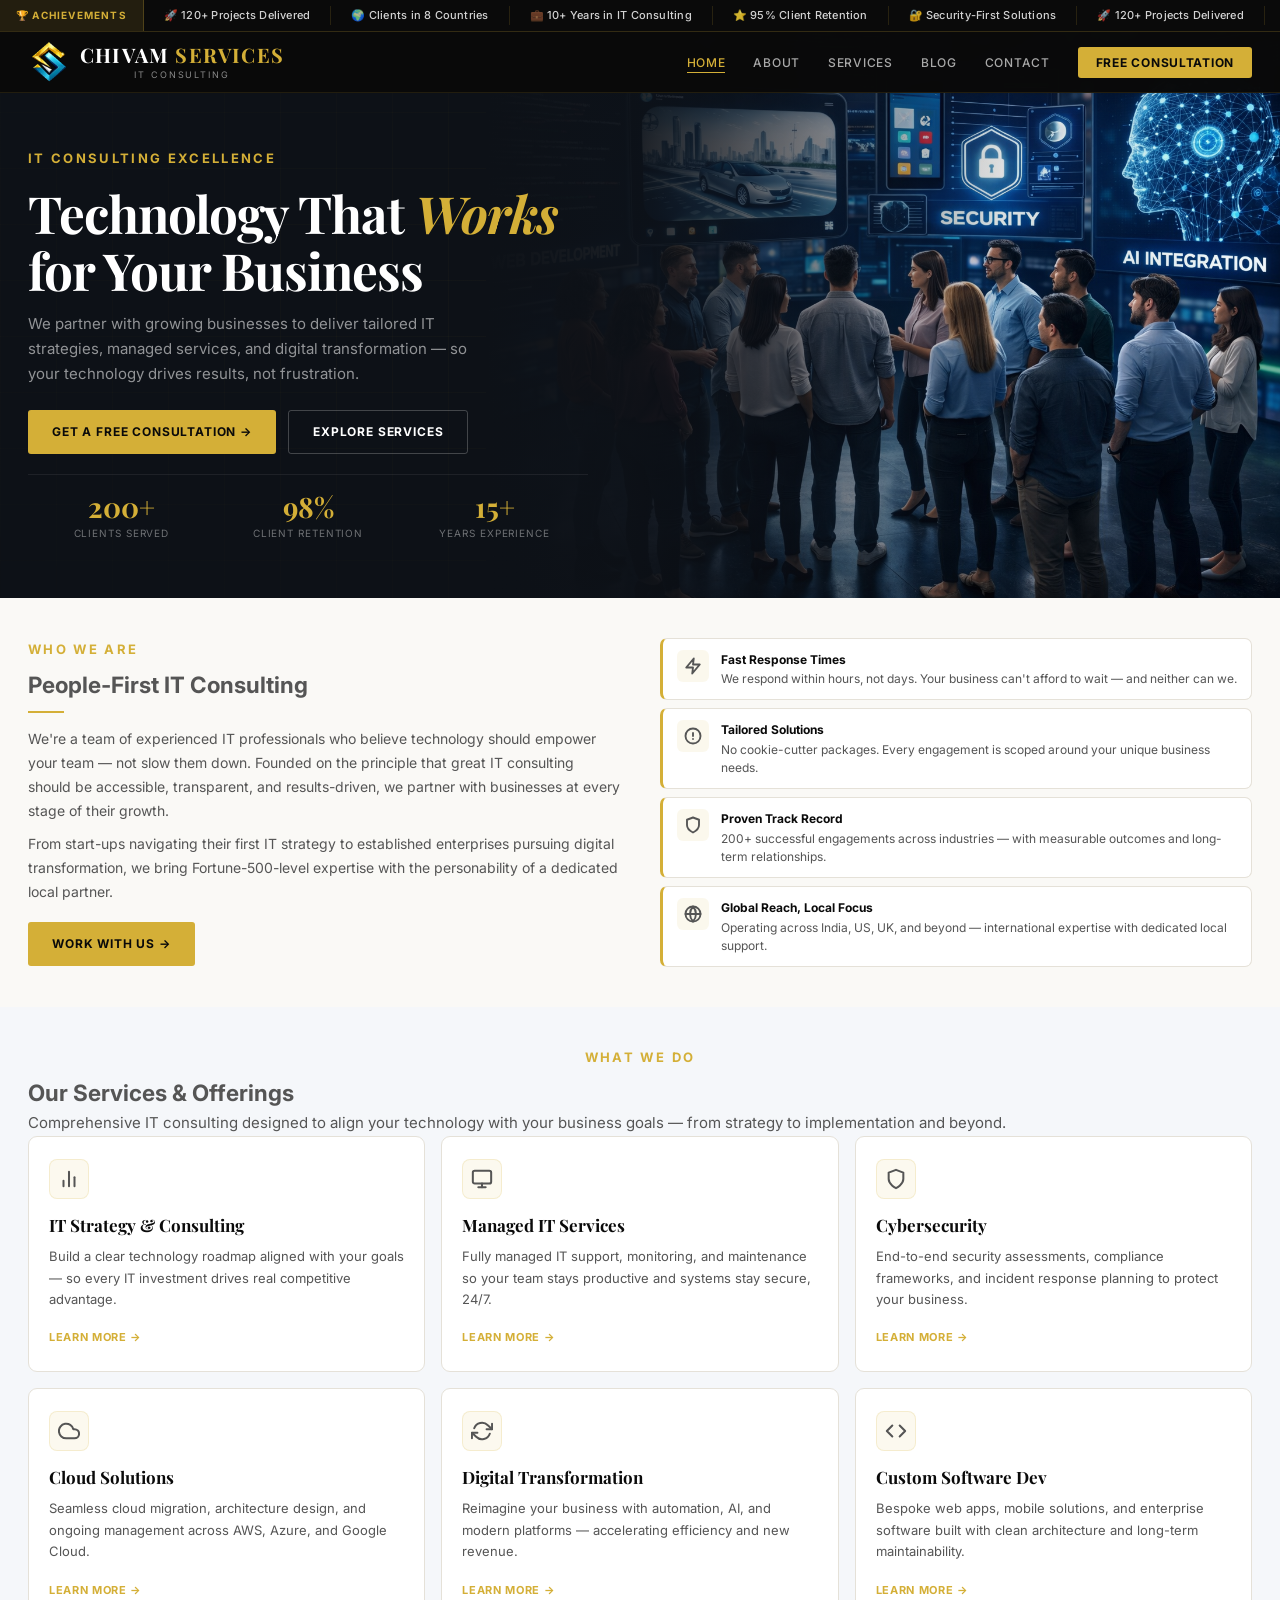
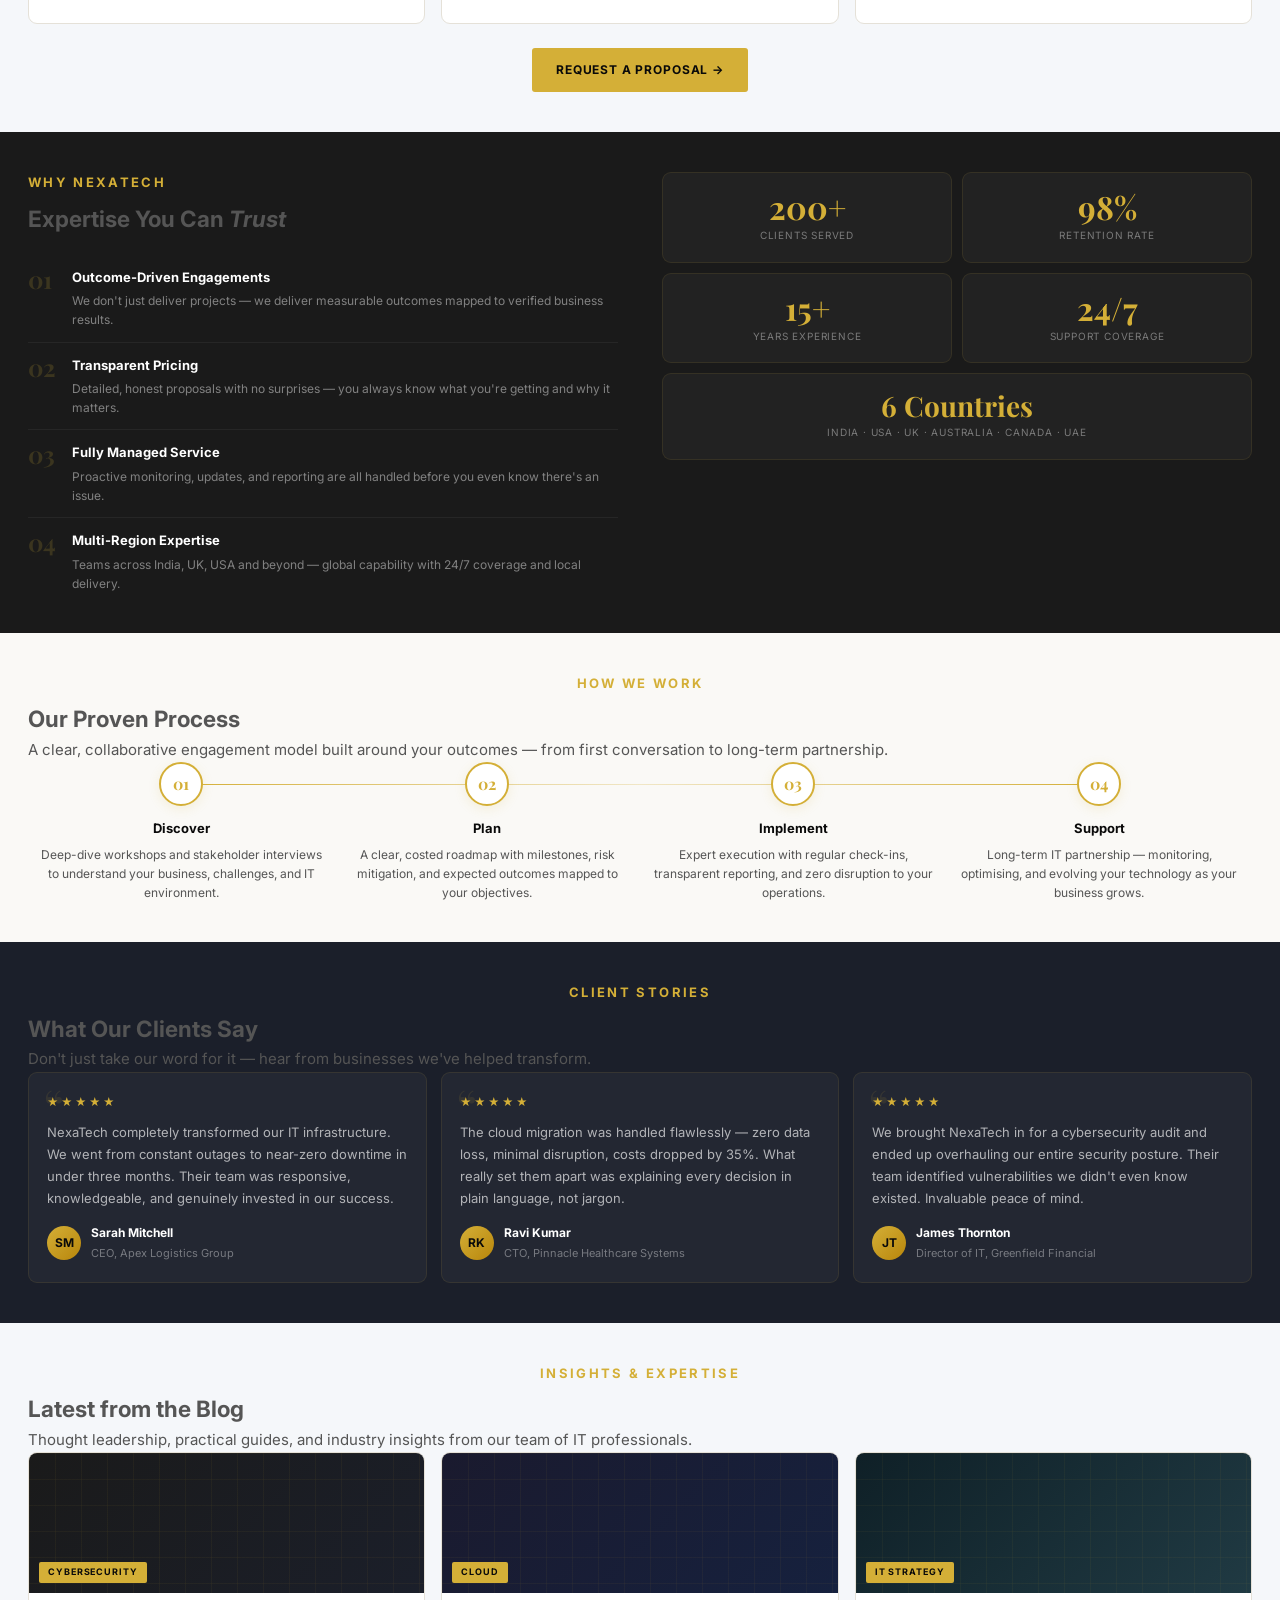
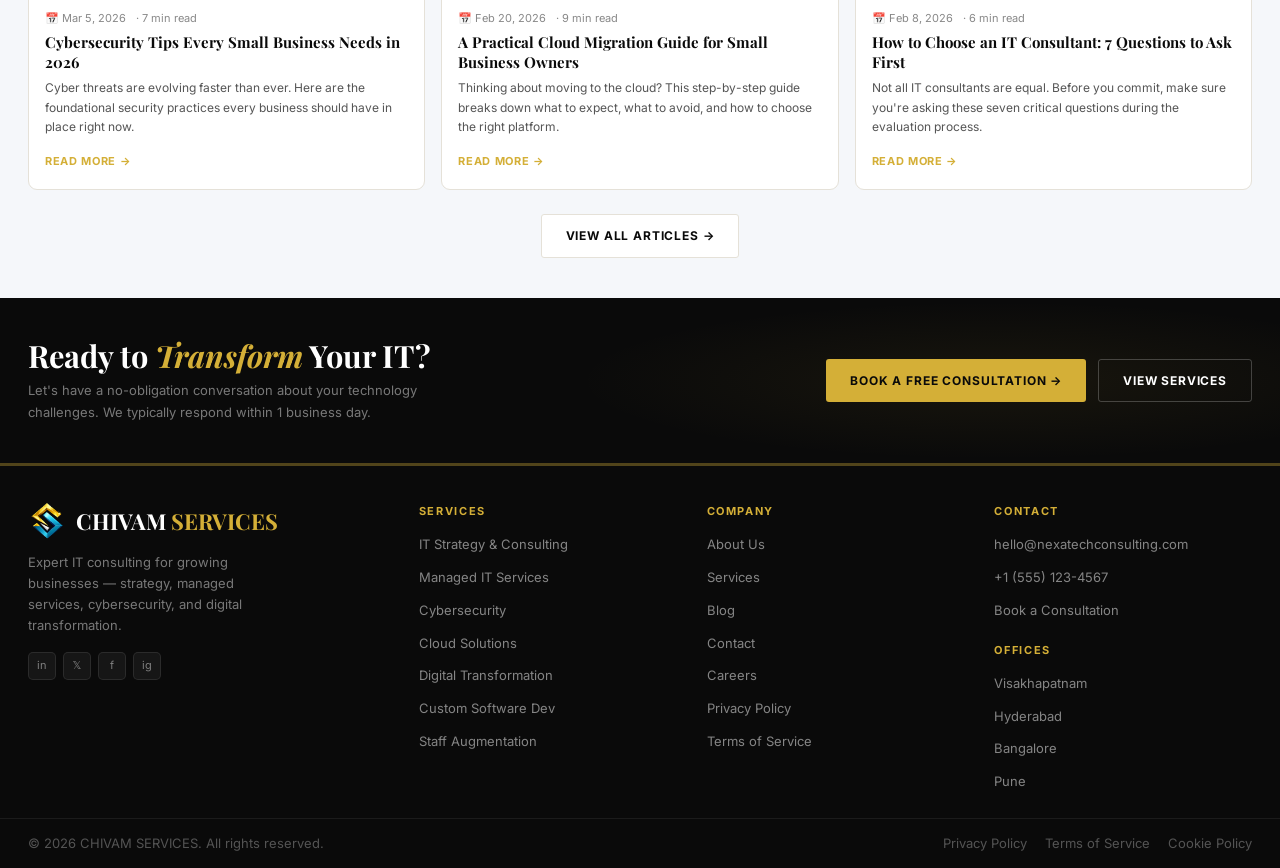
<file: index.html>
<!DOCTYPE html>
<html lang="en">
<head>
  <meta charset="UTF-8" />
  <meta name="viewport" content="width=device-width, initial-scale=1.0" />
  <title>CHIVAM SERVICES | IT Strategy, Managed IT &amp; Cybersecurity</title>
  <meta name="description" content="Expert IT consulting for growing businesses." />
  <link rel="preconnect" href="https://fonts.googleapis.com" />
  <link rel="preconnect" href="https://fonts.gstatic.com" crossorigin />
  <link href="https://fonts.googleapis.com/css2?family=Playfair+Display:ital,wght@0,400;0,700;1,400&family=Inter:wght@300;400;500;600;700&display=swap" rel="stylesheet" />
  <link rel="stylesheet" href="css/styles.css" />
</head>
<body>
<!-- ── TICKER ── -->
<div class="ticker-bar" id="tickerBar">
  <div class="ticker-inner">
    <div class="ticker-badge">🏆 Achievements</div>
    <div class="ticker-scroll">
      <div class="ticker-track" id="tickerTrack"></div>
    </div>
  </div>
</div>
<!-- ── NAV ── -->
<nav class="nav" id="mainNav">
  <div class="nav-inner">
    <a href="index.html" class="logo">
      <img src="images/LogoImage.png" alt="CHIVAM SERVICES Logo" class="logo-img" />
      <div class="logo-text">
        <span class="logo-name">CHIVAM<span> SERVICES</span></span>
        <span class="logo-sub">IT Consulting</span>
      </div>
    </a>
    <ul class="nav-links" id="navLinks">
      <li><a href="index.html" id="navHome">Home</a></li>
      <li><a href="about.html" id="navAbout">About</a></li>
      <li><a href="services.html" id="navServices">Services</a></li>
      <li><a href="blog.html" id="navBlog">Blog</a></li>
      <li><a href="contact.html" id="navContact">Contact</a></li>
      <li><a href="contact.html" class="nav-cta">Free Consultation</a></li>
    </ul>
    <div class="burger" onclick="openMenu()">
      <span></span><span></span><span></span>
    </div>
  </div>
</nav>
<!-- ── MOBILE MENU ── -->
<div class="mmenu" id="mmenu">
  <button class="mmenu-close" onclick="closeMenu()">&#x2715;</button>
  <div>
    <a href="index.html" onclick="closeMenu()">Home</a>
    <a href="about.html" onclick="closeMenu()">About</a>
    <a href="services.html" onclick="closeMenu()">Services</a>
    <a href="blog.html" onclick="closeMenu()">Blog</a>
    <a href="contact.html" onclick="closeMenu()">Contact</a>
    <a href="contact.html" class="btn btn-gold" onclick="closeMenu()">Free Consultation &#8594;</a>
  </div>
</div>
<section class="hero" id="home">
  <div class="hero-bg"></div>
  <div class="hero-grid"></div>
  <!-- Full bleed image background (right half → full right edge) -->
  <div class="hero-img-wrap">
    <img src="images/Homepage1.png" alt="CHIVAM SERVICES IT Consulting Team" class="hero-img" />
    <div class="hero-img-overlay"></div>
  </div>
  <div class="hero-inner">
    <div class="hero-text">
      <div class="eyebrow" id="heroEyebrow"></div>
      <h1 id="heroHeadline"></h1>
      <p class="hero-sub" id="heroSub"></p>
      <div class="hero-btns" id="heroBtns"></div>
      <div class="hero-stats" id="heroStats"></div>
    </div>
  </div>
</section>
<section class="sec intro-bg" id="about">
  <div class="wrap">
    <div class="intro-grid">
      <div class="intro-body">
        <div class="sec-eye" id="aboutEyebrow"></div>
        <h2 class="sec-title" id="aboutHeading"></h2>
        <div class="gold-bar"></div>
        <div id="aboutBody"></div>
        <div style="margin-top:18px" id="aboutCta"></div>
      </div>
      <div class="feat-list" id="aboutFeatures"></div>
    </div>
  </div>
</section>
<section class="sec svc-bg" id="services">
  <div class="wrap">
    <div class="sec-hd ctr">
      <div class="sec-eye" id="svcEyebrow"></div>
      <h2 class="sec-title" id="svcHeading"></h2>
      <p class="sec-sub" id="svcSub"></p>
    </div>
    <div class="svc-grid" id="svcGrid"></div>
    <div style="text-align:center;margin-top:24px" id="svcCta"></div>
  </div>
</section>
<section class="sec why-bg">
  <div class="wrap">
    <div class="why-grid">
      <div>
        <div class="sec-eye" id="whyEyebrow"></div>
        <h2 class="sec-title wht" id="whyHeading"></h2>
        <ul class="why-list" id="whyList"></ul>
      </div>
      <div class="why-cards" id="whyCards"></div>
    </div>
  </div>
</section>
<section class="sec proc-bg">
  <div class="wrap">
    <div class="sec-hd ctr">
      <div class="sec-eye" id="procEyebrow"></div>
      <h2 class="sec-title" id="procHeading"></h2>
      <p class="sec-sub" id="procSub"></p>
    </div>
    <div class="proc-steps" id="procSteps"></div>
  </div>
</section>
<section class="sec testi-bg">
  <div class="wrap">
    <div class="sec-hd ctr">
      <div class="sec-eye" id="testiEyebrow"></div>
      <h2 class="sec-title wht" id="testiHeading"></h2>
      <p class="sec-sub lt" id="testiSub"></p>
    </div>
    <div class="testi-grid" id="testiGrid"></div>
  </div>
</section>
<section class="sec blog-bg" id="blog">
  <div class="wrap">
    <div class="sec-hd ctr">
      <div class="sec-eye" id="blogEyebrow"></div>
      <h2 class="sec-title" id="blogHeading"></h2>
      <p class="sec-sub" id="blogSub"></p>
    </div>
    <div class="blog-grid" id="blogGrid"></div>
    <div style="text-align:center;margin-top:24px" id="blogCta"></div>
  </div>
</section>
<div class="cta-band">
  <div class="cta-band-bg"></div>
  <div class="cta-inner">
    <div>
      <h2 id="ctaHeading"></h2>
      <p class="cta-sub" id="ctaSub"></p>
    </div>
    <div class="cta-btns" id="ctaBtns"></div>
  </div>
</div>
<!-- ── FOOTER ── -->
<footer>
  <div class="foot-main">
    <div>
      <div class="foot-brand">
        <img src="images/LogoImage.png" alt="CHIVAM SERVICES" class="foot-logo-img" />
        <div class="foot-brand-name">CHIVAM<span> SERVICES</span></div>
      </div>
      <p class="foot-desc">Expert IT consulting for growing businesses — strategy, managed services, cybersecurity, and digital transformation.</p>
      <div class="socials">
        <a href="#" class="soc" aria-label="LinkedIn">in</a>
        <a href="#" class="soc" aria-label="Twitter">&#120143;</a>
        <a href="#" class="soc" aria-label="Facebook">f</a>
        <a href="#" class="soc" aria-label="Instagram">ig</a>
      </div>
    </div>
    <div class="foot-col">
      <h5>Services</h5>
      <ul class="foot-links">
        <li><a href="services.html">IT Strategy &amp; Consulting</a></li>
        <li><a href="services.html">Managed IT Services</a></li>
        <li><a href="services.html">Cybersecurity</a></li>
        <li><a href="services.html">Cloud Solutions</a></li>
        <li><a href="services.html">Digital Transformation</a></li>
        <li><a href="services.html">Custom Software Dev</a></li>
        <li><a href="services.html">Staff Augmentation</a></li>
      </ul>
    </div>
    <div class="foot-col">
      <h5>Company</h5>
      <ul class="foot-links">
        <li><a href="about.html">About Us</a></li>
        <li><a href="services.html">Services</a></li>
        <li><a href="blog.html">Blog</a></li>
        <li><a href="contact.html">Contact</a></li>
        <li><a href="#">Careers</a></li>
        <li><a href="#">Privacy Policy</a></li>
        <li><a href="#">Terms of Service</a></li>
      </ul>
    </div>
    <div class="foot-col">
      <h5>Contact</h5>
      <ul class="foot-links">
        <li><a href="mailto:hello@nexatechconsulting.com">hello@nexatechconsulting.com</a></li>
        <li><a href="tel:+15551234567">+1 (555) 123-4567</a></li>
        <li><a href="contact.html">Book a Consultation</a></li>
      </ul>
      <div style="margin-top:18px">
        <h5>Offices</h5>
        <ul class="foot-links">
          <li><a href="#">Visakhapatnam</a></li>
          <li><a href="#">Hyderabad</a></li>
          <li><a href="#">Bangalore</a></li>
          <li><a href="#">Pune</a></li>
        </ul>
      </div>
    </div>
  </div>
  <div class="foot-bot">
    <p>&copy; 2026 CHIVAM SERVICES. All rights reserved.</p>
    <div class="foot-bot-links">
      <a href="#">Privacy Policy</a>
      <a href="#">Terms of Service</a>
      <a href="#">Cookie Policy</a>
    </div>
  </div>
</footer>
<script src="js/data.js"></script>
<script src="js/shell.js"></script>
<script src="js/main.js"></script>
</body>
</html>
</file>
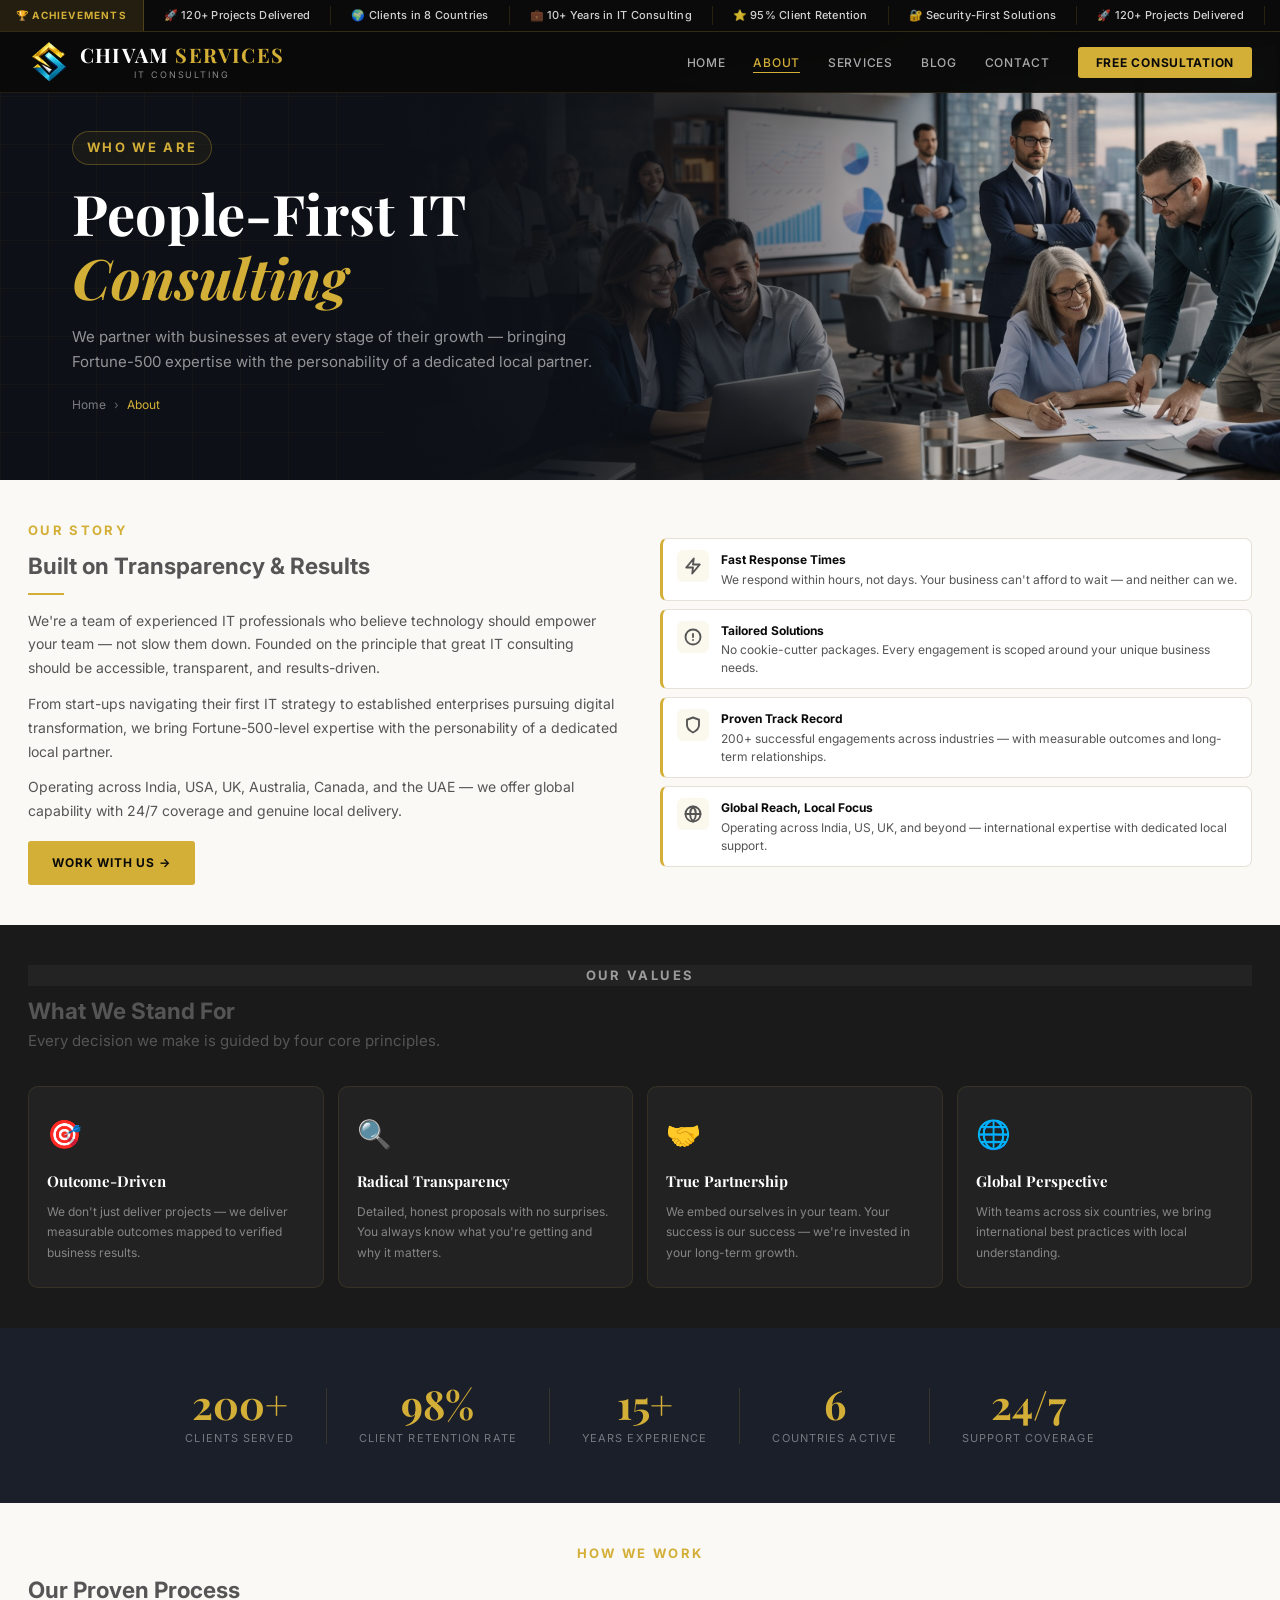
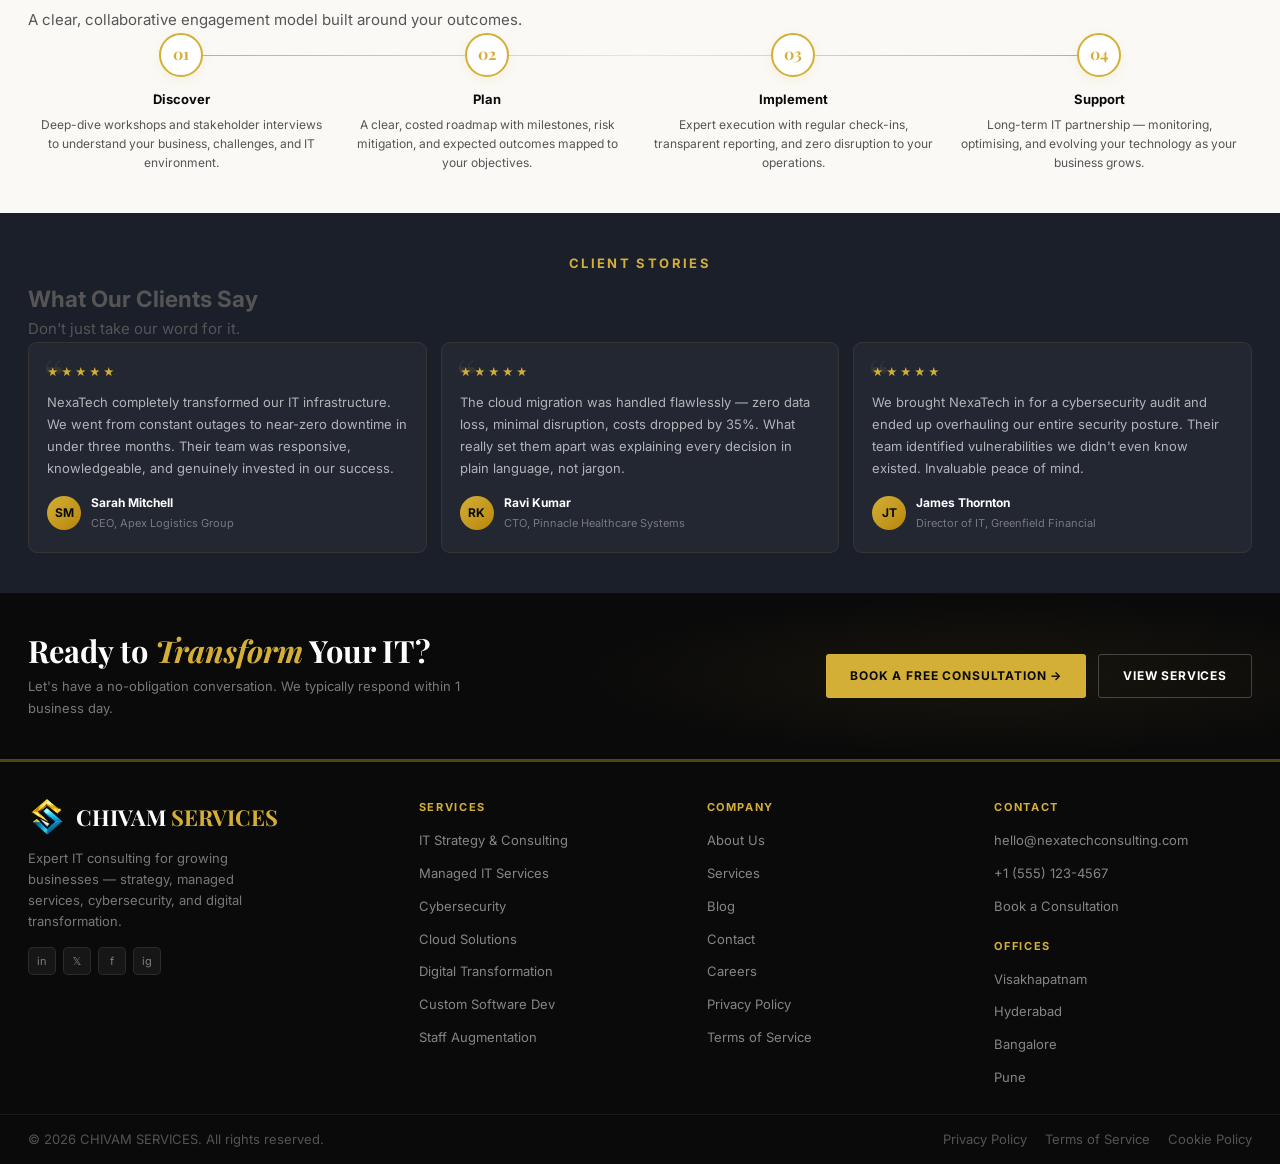
<file: about.html>
<!DOCTYPE html>
<html lang="en">
<head>
  <meta charset="UTF-8" />
  <meta name="viewport" content="width=device-width, initial-scale=1.0" />
  <title>About Us | CHIVAM SERVICES</title>
  <link rel="preconnect" href="https://fonts.googleapis.com" />
  <link rel="preconnect" href="https://fonts.gstatic.com" crossorigin />
  <link href="https://fonts.googleapis.com/css2?family=Playfair+Display:ital,wght@0,400;0,700;1,400&family=Inter:wght@300;400;500;600;700&display=swap" rel="stylesheet" />
  <link rel="stylesheet" href="css/styles.css" />
</head>
<body>
<!-- ── TICKER ── -->
<div class="ticker-bar" id="tickerBar">
  <div class="ticker-inner">
    <div class="ticker-badge">🏆 Achievements</div>
    <div class="ticker-scroll">
      <div class="ticker-track" id="tickerTrack"></div>
    </div>
  </div>
</div>
<!-- ── NAV ── -->
<nav class="nav" id="mainNav">
  <div class="nav-inner">
    <a href="index.html" class="logo">
      <img src="images/LogoImage.png" alt="CHIVAM SERVICES Logo" class="logo-img" />
      <div class="logo-text">
        <span class="logo-name">CHIVAM<span> SERVICES</span></span>
        <span class="logo-sub">IT Consulting</span>
      </div>
    </a>
    <ul class="nav-links" id="navLinks">
      <li><a href="index.html" id="navHome">Home</a></li>
      <li><a href="about.html" id="navAbout">About</a></li>
      <li><a href="services.html" id="navServices">Services</a></li>
      <li><a href="blog.html" id="navBlog">Blog</a></li>
      <li><a href="contact.html" id="navContact">Contact</a></li>
      <li><a href="contact.html" class="nav-cta">Free Consultation</a></li>
    </ul>
    <div class="burger" onclick="openMenu()">
      <span></span><span></span><span></span>
    </div>
  </div>
</nav>
<!-- ── MOBILE MENU ── -->
<div class="mmenu" id="mmenu">
  <button class="mmenu-close" onclick="closeMenu()">&#x2715;</button>
  <div>
    <a href="index.html" onclick="closeMenu()">Home</a>
    <a href="about.html" onclick="closeMenu()">About</a>
    <a href="services.html" onclick="closeMenu()">Services</a>
    <a href="blog.html" onclick="closeMenu()">Blog</a>
    <a href="contact.html" onclick="closeMenu()">Contact</a>
    <a href="contact.html" class="btn btn-gold" onclick="closeMenu()">Free Consultation &#8594;</a>
  </div>
</div>
<div class="page-hero">
  <div class="page-hero-bg"></div>
  <div class="page-hero-grid"></div>
  <div class="page-hero-img-wrap">
    <img src="images/AboutUs.png" alt="CHIVAM SERVICES Team" class="page-hero-img" />
    <div class="page-hero-img-overlay"></div>
  </div>
  <div class="page-hero-inner">
    <div class="page-hero-text">
      <div class="page-eyebrow">Who We Are</div>
      <h1>People-First IT <em>Consulting</em></h1>
      <p>We partner with businesses at every stage of their growth — bringing Fortune-500 expertise with the personability of a dedicated local partner.</p>
      <nav class="breadcrumb"><a href="index.html">Home</a><span>›</span><span>About</span></nav>
    </div>
  </div>
</div>
<section class="sec intro-bg">
  <div class="wrap">
    <div class="intro-grid">
      <div class="intro-body">
        <div class="sec-eye">Our Story</div>
        <h2 class="sec-title">Built on Transparency &amp; Results</h2>
        <div class="gold-bar"></div>
        <p>We're a team of experienced IT professionals who believe technology should empower your team — not slow them down. Founded on the principle that great IT consulting should be accessible, transparent, and results-driven.</p>
        <p style="margin-top:12px">From start-ups navigating their first IT strategy to established enterprises pursuing digital transformation, we bring Fortune-500-level expertise with the personability of a dedicated local partner.</p>
        <p style="margin-top:12px">Operating across India, USA, UK, Australia, Canada, and the UAE — we offer global capability with 24/7 coverage and genuine local delivery.</p>
        <div style="margin-top:18px"><a href="contact.html" class="btn btn-gold">Work With Us &#8594;</a></div>
      </div>
      <div class="feat-list" id="aboutFeatures"></div>
    </div>
  </div>
</section>
<section class="sec why-bg">
  <div class="wrap">
    <div class="sec-hd ctr">
      <div class="sec-eye wht-eye">Our Values</div>
      <h2 class="sec-title wht">What We Stand For</h2>
      <p class="sec-sub lt">Every decision we make is guided by four core principles.</p>
    </div>
    <div class="values-grid">
      <div class="value-card reveal"><div class="value-ico">&#127919;</div><h3>Outcome-Driven</h3><p>We don't just deliver projects — we deliver measurable outcomes mapped to verified business results.</p></div>
      <div class="value-card reveal"><div class="value-ico">&#128269;</div><h3>Radical Transparency</h3><p>Detailed, honest proposals with no surprises. You always know what you're getting and why it matters.</p></div>
      <div class="value-card reveal"><div class="value-ico">&#129309;</div><h3>True Partnership</h3><p>We embed ourselves in your team. Your success is our success — we're invested in your long-term growth.</p></div>
      <div class="value-card reveal"><div class="value-ico">&#127760;</div><h3>Global Perspective</h3><p>With teams across six countries, we bring international best practices with local understanding.</p></div>
    </div>
  </div>
</section>
<section class="sec stats-band-bg">
  <div class="wrap">
    <div class="stats-band">
      <div class="stat-block reveal"><div class="stat-band-n">200+</div><div class="stat-band-l">Clients Served</div></div>
      <div class="stat-divider"></div>
      <div class="stat-block reveal"><div class="stat-band-n">98%</div><div class="stat-band-l">Client Retention Rate</div></div>
      <div class="stat-divider"></div>
      <div class="stat-block reveal"><div class="stat-band-n">15+</div><div class="stat-band-l">Years Experience</div></div>
      <div class="stat-divider"></div>
      <div class="stat-block reveal"><div class="stat-band-n">6</div><div class="stat-band-l">Countries Active</div></div>
      <div class="stat-divider"></div>
      <div class="stat-block reveal"><div class="stat-band-n">24/7</div><div class="stat-band-l">Support Coverage</div></div>
    </div>
  </div>
</section>
<section class="sec proc-bg">
  <div class="wrap">
    <div class="sec-hd ctr">
      <div class="sec-eye">How We Work</div>
      <h2 class="sec-title">Our Proven Process</h2>
      <p class="sec-sub">A clear, collaborative engagement model built around your outcomes.</p>
    </div>
    <div class="proc-steps" id="procSteps"></div>
  </div>
</section>
<section class="sec testi-bg">
  <div class="wrap">
    <div class="sec-hd ctr">
      <div class="sec-eye">Client Stories</div>
      <h2 class="sec-title wht">What Our Clients Say</h2>
      <p class="sec-sub lt">Don't just take our word for it.</p>
    </div>
    <div class="testi-grid" id="testiGrid"></div>
  </div>
</section>
<div class="cta-band">
  <div class="cta-band-bg"></div>
  <div class="cta-inner">
    <div>
      <h2>Ready to <em>Transform</em> Your IT?</h2>
      <p class="cta-sub">Let's have a no-obligation conversation. We typically respond within 1 business day.</p>
    </div>
    <div class="cta-btns">
      <a href="contact.html" class="btn btn-gold">Book a Free Consultation &#8594;</a>
      <a href="services.html" class="btn btn-outline">View Services</a>
    </div>
  </div>
</div>
<!-- ── FOOTER ── -->
<footer>
  <div class="foot-main">
    <div>
      <div class="foot-brand">
        <img src="images/LogoImage.png" alt="CHIVAM SERVICES" class="foot-logo-img" />
        <div class="foot-brand-name">CHIVAM<span> SERVICES</span></div>
      </div>
      <p class="foot-desc">Expert IT consulting for growing businesses — strategy, managed services, cybersecurity, and digital transformation.</p>
      <div class="socials">
        <a href="#" class="soc" aria-label="LinkedIn">in</a>
        <a href="#" class="soc" aria-label="Twitter">&#120143;</a>
        <a href="#" class="soc" aria-label="Facebook">f</a>
        <a href="#" class="soc" aria-label="Instagram">ig</a>
      </div>
    </div>
    <div class="foot-col">
      <h5>Services</h5>
      <ul class="foot-links">
        <li><a href="services.html">IT Strategy &amp; Consulting</a></li>
        <li><a href="services.html">Managed IT Services</a></li>
        <li><a href="services.html">Cybersecurity</a></li>
        <li><a href="services.html">Cloud Solutions</a></li>
        <li><a href="services.html">Digital Transformation</a></li>
        <li><a href="services.html">Custom Software Dev</a></li>
        <li><a href="services.html">Staff Augmentation</a></li>
      </ul>
    </div>
    <div class="foot-col">
      <h5>Company</h5>
      <ul class="foot-links">
        <li><a href="about.html">About Us</a></li>
        <li><a href="services.html">Services</a></li>
        <li><a href="blog.html">Blog</a></li>
        <li><a href="contact.html">Contact</a></li>
        <li><a href="#">Careers</a></li>
        <li><a href="#">Privacy Policy</a></li>
        <li><a href="#">Terms of Service</a></li>
      </ul>
    </div>
    <div class="foot-col">
      <h5>Contact</h5>
      <ul class="foot-links">
        <li><a href="mailto:hello@nexatechconsulting.com">hello@nexatechconsulting.com</a></li>
        <li><a href="tel:+15551234567">+1 (555) 123-4567</a></li>
        <li><a href="contact.html">Book a Consultation</a></li>
      </ul>
      <div style="margin-top:18px">
        <h5>Offices</h5>
        <ul class="foot-links">
          <li><a href="#">Visakhapatnam</a></li>
          <li><a href="#">Hyderabad</a></li>
          <li><a href="#">Bangalore</a></li>
          <li><a href="#">Pune</a></li>
        </ul>
      </div>
    </div>
  </div>
  <div class="foot-bot">
    <p>&copy; 2026 CHIVAM SERVICES. All rights reserved.</p>
    <div class="foot-bot-links">
      <a href="#">Privacy Policy</a>
      <a href="#">Terms of Service</a>
      <a href="#">Cookie Policy</a>
    </div>
  </div>
</footer>
<script src="js/data.js"></script>
<script src="js/shell.js"></script>
<script src="js/about.js"></script>
</body>
</html>
</file>
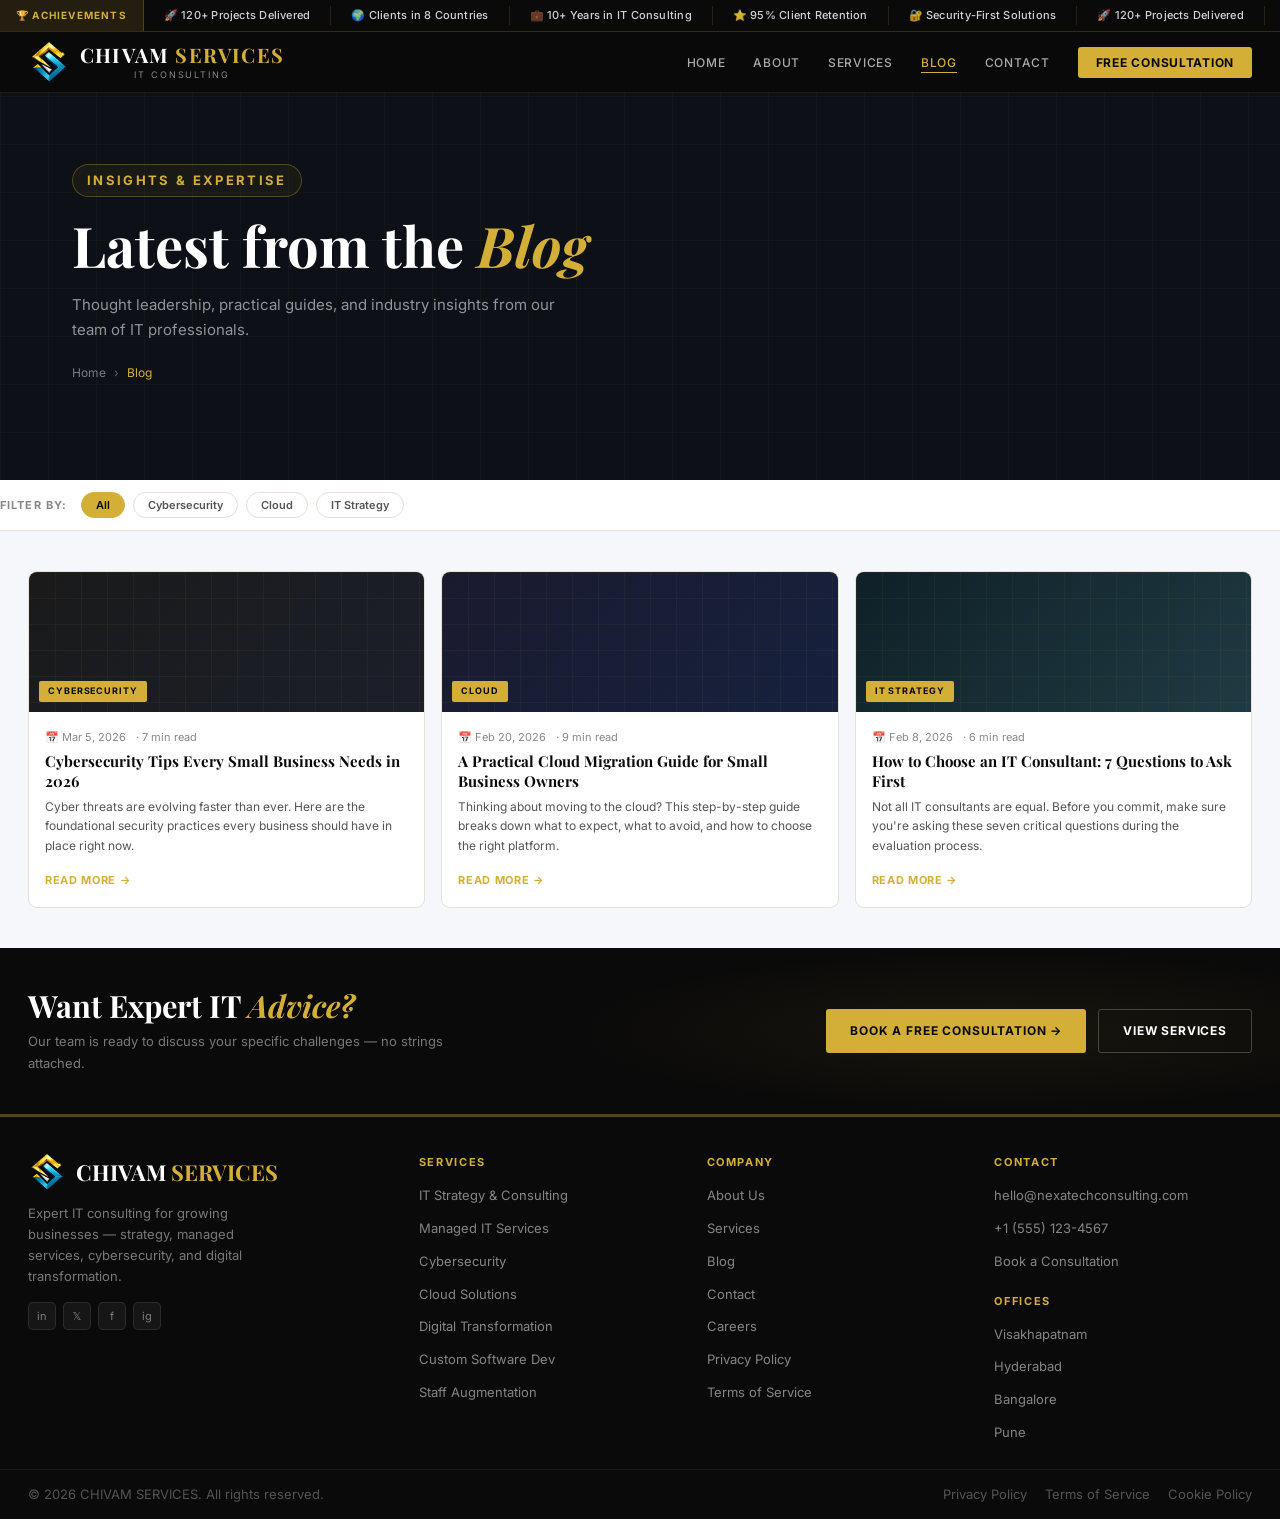
<file: blog.html>
<!DOCTYPE html>
<html lang="en">
<head>
  <meta charset="UTF-8" />
  <meta name="viewport" content="width=device-width, initial-scale=1.0" />
  <title>Blog | CHIVAM SERVICES</title>
  <link rel="preconnect" href="https://fonts.googleapis.com" />
  <link rel="preconnect" href="https://fonts.gstatic.com" crossorigin />
  <link href="https://fonts.googleapis.com/css2?family=Playfair+Display:ital,wght@0,400;0,700;1,400&family=Inter:wght@300;400;500;600;700&display=swap" rel="stylesheet" />
  <link rel="stylesheet" href="css/styles.css" />
</head>
<body>
<!-- ── TICKER ── -->
<div class="ticker-bar" id="tickerBar">
  <div class="ticker-inner">
    <div class="ticker-badge">🏆 Achievements</div>
    <div class="ticker-scroll">
      <div class="ticker-track" id="tickerTrack"></div>
    </div>
  </div>
</div>
<!-- ── NAV ── -->
<nav class="nav" id="mainNav">
  <div class="nav-inner">
    <a href="index.html" class="logo">
      <img src="images/LogoImage.png" alt="CHIVAM SERVICES Logo" class="logo-img" />
      <div class="logo-text">
        <span class="logo-name">CHIVAM<span> SERVICES</span></span>
        <span class="logo-sub">IT Consulting</span>
      </div>
    </a>
    <ul class="nav-links" id="navLinks">
      <li><a href="index.html" id="navHome">Home</a></li>
      <li><a href="about.html" id="navAbout">About</a></li>
      <li><a href="services.html" id="navServices">Services</a></li>
      <li><a href="blog.html" id="navBlog">Blog</a></li>
      <li><a href="contact.html" id="navContact">Contact</a></li>
      <li><a href="contact.html" class="nav-cta">Free Consultation</a></li>
    </ul>
    <div class="burger" onclick="openMenu()">
      <span></span><span></span><span></span>
    </div>
  </div>
</nav>
<!-- ── MOBILE MENU ── -->
<div class="mmenu" id="mmenu">
  <button class="mmenu-close" onclick="closeMenu()">&#x2715;</button>
  <div>
    <a href="index.html" onclick="closeMenu()">Home</a>
    <a href="about.html" onclick="closeMenu()">About</a>
    <a href="services.html" onclick="closeMenu()">Services</a>
    <a href="blog.html" onclick="closeMenu()">Blog</a>
    <a href="contact.html" onclick="closeMenu()">Contact</a>
    <a href="contact.html" class="btn btn-gold" onclick="closeMenu()">Free Consultation &#8594;</a>
  </div>
</div>
<div class="page-hero">
  <div class="page-hero-bg"></div>
  <div class="page-hero-grid"></div>
  <div class="page-hero-inner">
    <div class="page-eyebrow">Insights &amp; Expertise</div>
    <h1>Latest from the <em>Blog</em></h1>
    <p>Thought leadership, practical guides, and industry insights from our team of IT professionals.</p>
    <nav class="breadcrumb"><a href="index.html">Home</a><span>›</span><span>Blog</span></nav>
  </div>
</div>
<div class="blog-filter-bar">
  <div class="wrap">
    <div class="filter-inner">
      <span class="filter-label">Filter by:</span>
      <div class="filter-tags" id="filterTags"></div>
    </div>
  </div>
</div>
<section class="sec blog-bg">
  <div class="wrap">
    <div class="blog-grid blog-grid-full" id="blogGrid"></div>
  </div>
</section>
<div class="cta-band">
  <div class="cta-band-bg"></div>
  <div class="cta-inner">
    <div>
      <h2>Want Expert IT <em>Advice?</em></h2>
      <p class="cta-sub">Our team is ready to discuss your specific challenges — no strings attached.</p>
    </div>
    <div class="cta-btns">
      <a href="contact.html" class="btn btn-gold">Book a Free Consultation &#8594;</a>
      <a href="services.html" class="btn btn-outline">View Services</a>
    </div>
  </div>
</div>
<!-- ── FOOTER ── -->
<footer>
  <div class="foot-main">
    <div>
      <div class="foot-brand">
        <img src="images/LogoImage.png" alt="CHIVAM SERVICES" class="foot-logo-img" />
        <div class="foot-brand-name">CHIVAM<span> SERVICES</span></div>
      </div>
      <p class="foot-desc">Expert IT consulting for growing businesses — strategy, managed services, cybersecurity, and digital transformation.</p>
      <div class="socials">
        <a href="#" class="soc" aria-label="LinkedIn">in</a>
        <a href="#" class="soc" aria-label="Twitter">&#120143;</a>
        <a href="#" class="soc" aria-label="Facebook">f</a>
        <a href="#" class="soc" aria-label="Instagram">ig</a>
      </div>
    </div>
    <div class="foot-col">
      <h5>Services</h5>
      <ul class="foot-links">
        <li><a href="services.html">IT Strategy &amp; Consulting</a></li>
        <li><a href="services.html">Managed IT Services</a></li>
        <li><a href="services.html">Cybersecurity</a></li>
        <li><a href="services.html">Cloud Solutions</a></li>
        <li><a href="services.html">Digital Transformation</a></li>
        <li><a href="services.html">Custom Software Dev</a></li>
        <li><a href="services.html">Staff Augmentation</a></li>
      </ul>
    </div>
    <div class="foot-col">
      <h5>Company</h5>
      <ul class="foot-links">
        <li><a href="about.html">About Us</a></li>
        <li><a href="services.html">Services</a></li>
        <li><a href="blog.html">Blog</a></li>
        <li><a href="contact.html">Contact</a></li>
        <li><a href="#">Careers</a></li>
        <li><a href="#">Privacy Policy</a></li>
        <li><a href="#">Terms of Service</a></li>
      </ul>
    </div>
    <div class="foot-col">
      <h5>Contact</h5>
      <ul class="foot-links">
        <li><a href="mailto:hello@nexatechconsulting.com">hello@nexatechconsulting.com</a></li>
        <li><a href="tel:+15551234567">+1 (555) 123-4567</a></li>
        <li><a href="contact.html">Book a Consultation</a></li>
      </ul>
      <div style="margin-top:18px">
        <h5>Offices</h5>
        <ul class="foot-links">
          <li><a href="#">Visakhapatnam</a></li>
          <li><a href="#">Hyderabad</a></li>
          <li><a href="#">Bangalore</a></li>
          <li><a href="#">Pune</a></li>
        </ul>
      </div>
    </div>
  </div>
  <div class="foot-bot">
    <p>&copy; 2026 CHIVAM SERVICES. All rights reserved.</p>
    <div class="foot-bot-links">
      <a href="#">Privacy Policy</a>
      <a href="#">Terms of Service</a>
      <a href="#">Cookie Policy</a>
    </div>
  </div>
</footer>
<script src="js/data.js"></script>
<script src="js/shell.js"></script>
<script src="js/blog.js"></script>
</body>
</html>
</file>
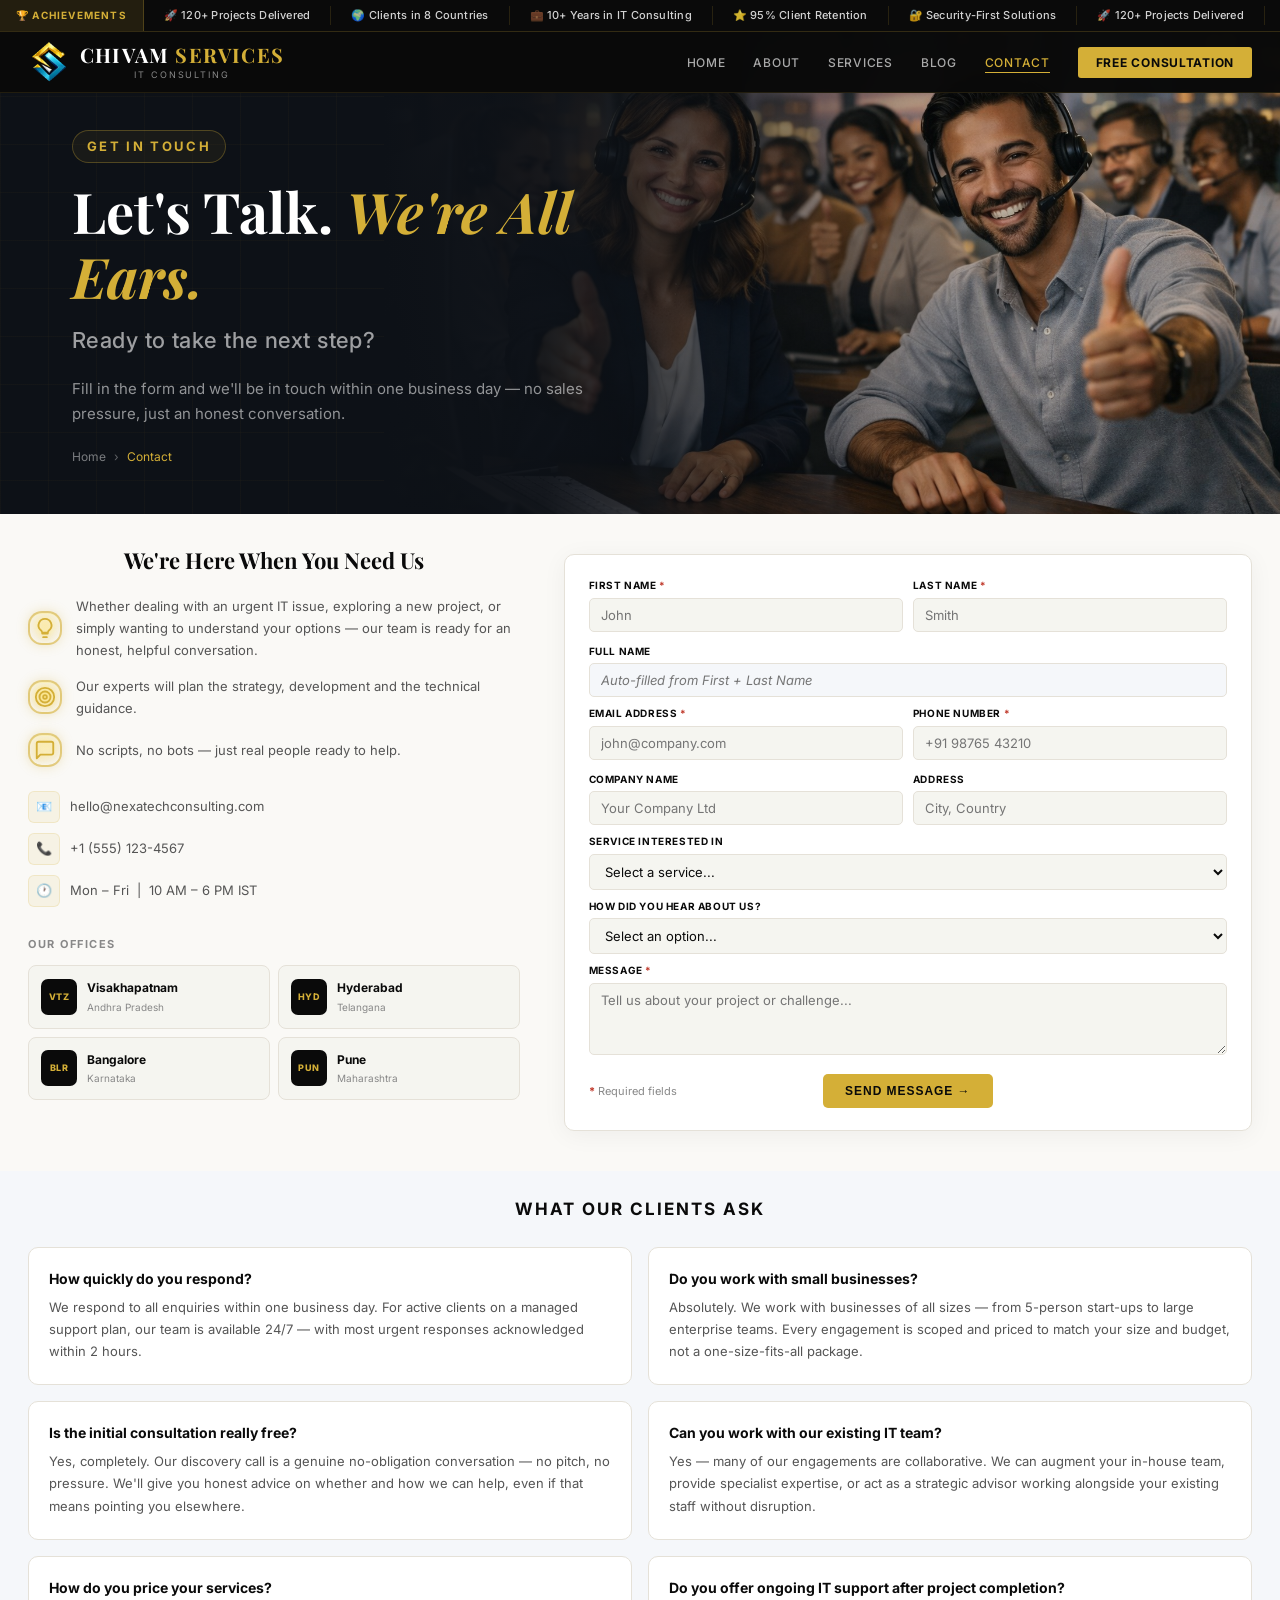
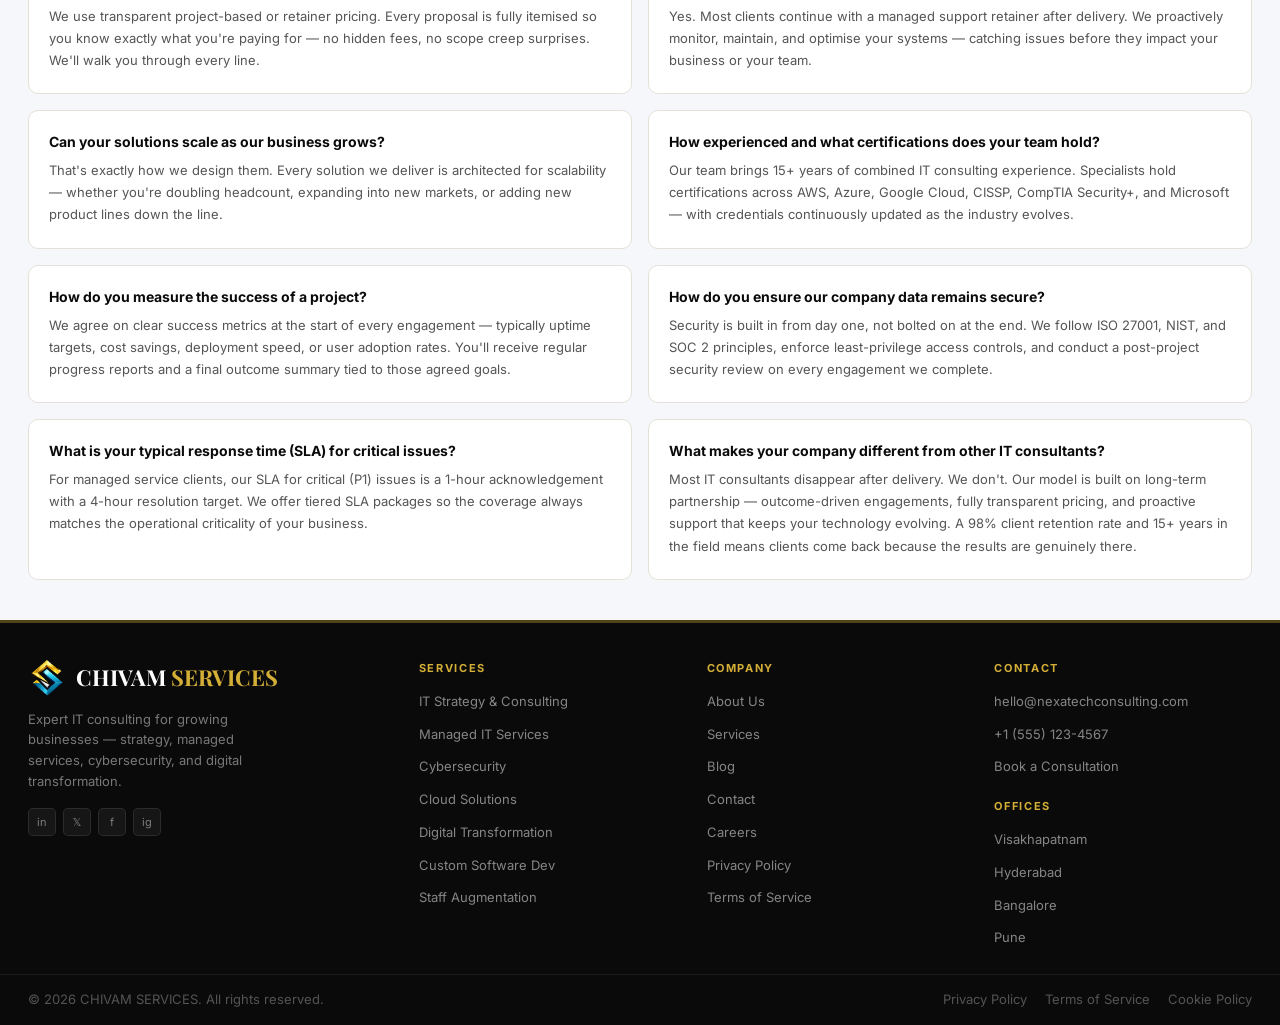
<file: contact.html>
<!DOCTYPE html>
<html lang="en">
<head>
  <meta charset="UTF-8" />
  <meta name="viewport" content="width=device-width, initial-scale=1.0" />
  <title>Contact Us | CHIVAM SERVICES</title>
  <link rel="preconnect" href="https://fonts.googleapis.com" />
  <link rel="preconnect" href="https://fonts.gstatic.com" crossorigin />
  <link href="https://fonts.googleapis.com/css2?family=Playfair+Display:ital,wght@0,400;0,700;1,400&family=Inter:wght@300;400;500;600;700&display=swap" rel="stylesheet" />
  <link rel="stylesheet" href="css/styles.css" />
</head>
<body>
<!-- ── TICKER ── -->
<div class="ticker-bar" id="tickerBar">
  <div class="ticker-inner">
    <div class="ticker-badge">🏆 Achievements</div>
    <div class="ticker-scroll">
      <div class="ticker-track" id="tickerTrack"></div>
    </div>
  </div>
</div>
<!-- ── NAV ── -->
<nav class="nav" id="mainNav">
  <div class="nav-inner">
    <a href="index.html" class="logo">
      <img src="images/LogoImage.png" alt="CHIVAM SERVICES Logo" class="logo-img" />
      <div class="logo-text">
        <span class="logo-name">CHIVAM<span> SERVICES</span></span>
        <span class="logo-sub">IT Consulting</span>
      </div>
    </a>
    <ul class="nav-links" id="navLinks">
      <li><a href="index.html" id="navHome">Home</a></li>
      <li><a href="about.html" id="navAbout">About</a></li>
      <li><a href="services.html" id="navServices">Services</a></li>
      <li><a href="blog.html" id="navBlog">Blog</a></li>
      <li><a href="contact.html" id="navContact">Contact</a></li>
      <li><a href="contact.html" class="nav-cta">Free Consultation</a></li>
    </ul>
    <div class="burger" onclick="openMenu()">
      <span></span><span></span><span></span>
    </div>
  </div>
</nav>
<!-- ── MOBILE MENU ── -->
<div class="mmenu" id="mmenu">
  <button class="mmenu-close" onclick="closeMenu()">&#x2715;</button>
  <div>
    <a href="index.html" onclick="closeMenu()">Home</a>
    <a href="about.html" onclick="closeMenu()">About</a>
    <a href="services.html" onclick="closeMenu()">Services</a>
    <a href="blog.html" onclick="closeMenu()">Blog</a>
    <a href="contact.html" onclick="closeMenu()">Contact</a>
    <a href="contact.html" class="btn btn-gold" onclick="closeMenu()">Free Consultation &#8594;</a>
  </div>
</div>
<div class="page-hero page-hero-sm">
  <div class="page-hero-bg"></div>
  <div class="page-hero-grid"></div>
  <div class="page-hero-img-wrap">
    <img src="images/ContactUs.png" alt="CHIVAM SERVICES Support Team" class="page-hero-img" />
    <div class="page-hero-img-overlay"></div>
  </div>
  <div class="page-hero-inner">
    <div class="page-hero-text">
      <div class="page-eyebrow">Get In Touch</div>
      <h1>Let's Talk. <em>We're All Ears.</em></h1>
      <p class="page-hero-lead">Ready to take the next step?</p>
      <p>Fill in the form and we'll be in touch within one business day — no sales pressure, just an honest conversation.</p>
      <nav class="breadcrumb"><a href="index.html">Home</a><span>›</span><span>Contact</span></nav>
    </div>
  </div>
</div>
<section class="sec contact-bg">
  <div class="wrap">
    <div class="contact-grid">
      <div class="contact-info">
        <h3 class="contact-info-heading">We're Here When You Need Us</h3>
        <ul class="contact-intro-bullets">
          <li>
            <span class="cib-icon"><img src="images/contact-icon-1.svg" alt="Idea" /></span>
            <span>Whether dealing with an urgent IT issue, exploring a new project, or simply wanting to understand your options — our team is ready for an honest, helpful conversation.</span>
          </li>
          <li>
            <span class="cib-icon"><img src="images/contact-icon-2.svg" alt="Strategy" /></span>
            <span>Our experts will plan the strategy, development and the technical guidance.</span>
          </li>
          <li>
            <span class="cib-icon"><img src="images/contact-icon-3.svg" alt="Conversation" /></span>
            <span>No scripts, no bots — just real people ready to help.</span>
          </li>
        </ul>
        <div class="cdet-list">
          <div class="cdet"><div class="cdet-ico">&#128231;</div><span>hello@nexatechconsulting.com</span></div>
          <div class="cdet"><div class="cdet-ico">&#128222;</div><span>+1 (555) 123-4567</span></div>
          <div class="cdet"><div class="cdet-ico">&#128336;</div><span>Mon – Fri &nbsp;|&nbsp; 10 AM – 6 PM IST</span></div>
        </div>
        <div class="contact-offices">
          <h4>Our Offices</h4>
          <div class="offices-grid offices-grid-india">
            <div class="office-card office-card-hq reveal">
              <div class="office-initials">VTZ</div>
              <div>
                <div class="office-name">Visakhapatnam</div>
                <div class="office-status office-hq-badge">Andhra Pradesh</div>
              </div>
            </div>
            <div class="office-card reveal">
              <div class="office-initials">HYD</div>
              <div>
                <div class="office-name">Hyderabad</div>
                <div class="office-status">Telangana</div>
              </div>
            </div>
            <div class="office-card reveal">
              <div class="office-initials">BLR</div>
              <div>
                <div class="office-name">Bangalore</div>
                <div class="office-status">Karnataka</div>
              </div>
            </div>
            <div class="office-card reveal">
              <div class="office-initials">PUN</div>
              <div>
                <div class="office-name">Pune</div>
                <div class="office-status">Maharashtra</div>
              </div>
            </div>
          </div>
        </div>
      </div>
      <div class="form-wrap" id="formWrap">

        <!-- Success State -->
        <div class="form-success" id="formSuccess" style="display:none">
          <div class="success-ico">✓</div>
          <h4>Message Sent!</h4>
          <p>Thank you for reaching out. A member of our team will be in touch within <strong>1 business day</strong>.</p>
          <button class="btn btn-gold" onclick="resetContactForm()" style="margin-top:20px">Send Another Message</button>
        </div>

        <!-- Contact Form -->
        <form id="contactForm" novalidate>

          <!-- Row 1: First + Last Name -->
          <div class="form-row">
            <div class="fg">
              <label for="fieldFirstName">First Name <span class="req-mark">*</span></label>
              <input type="text" id="fieldFirstName" name="firstName" placeholder="John" autocomplete="given-name" />
              <div class="field-error" id="errFirstName"></div>
            </div>
            <div class="fg">
              <label for="fieldLastName">Last Name <span class="req-mark">*</span></label>
              <input type="text" id="fieldLastName" name="lastName" placeholder="Smith" autocomplete="family-name" />
              <div class="field-error" id="errLastName"></div>
            </div>
          </div>

          <!-- Full Name (auto-populated) -->
          <div class="fg">
            <label for="fieldFullName">Full Name</label>
            <input type="text" id="fieldFullName" name="fullName" placeholder="Auto-filled from First + Last Name" readonly class="input-readonly" autocomplete="name" />
          </div>

          <!-- Row 2: Email + Phone -->
          <div class="form-row">
            <div class="fg">
              <label for="fieldEmail">Email Address <span class="req-mark">*</span></label>
              <input type="email" id="fieldEmail" name="email" placeholder="john@company.com" autocomplete="email" />
              <div class="field-error" id="errEmail"></div>
            </div>
            <div class="fg">
              <label for="fieldPhone">Phone Number <span class="req-mark">*</span></label>
              <input type="tel" id="fieldPhone" name="phone" placeholder="+91 98765 43210" autocomplete="tel" />
              <div class="field-error" id="errPhone"></div>
            </div>
          </div>

          <!-- Row 3: Company + Address -->
          <div class="form-row">
            <div class="fg">
              <label for="fieldCompany">Company Name</label>
              <input type="text" id="fieldCompany" name="company" placeholder="Your Company Ltd" autocomplete="organization" />
            </div>
            <div class="fg">
              <label for="fieldAddress">Address</label>
              <input type="text" id="fieldAddress" name="address" placeholder="City, Country" autocomplete="street-address" />
            </div>
          </div>

          <!-- Service -->
          <div class="fg">
            <label for="serviceSelect">Service Interested In</label>
            <select id="serviceSelect" name="service">
              <option value="">Select a service...</option>
            </select>
          </div>

          <!-- How did you hear -->
          <div class="fg">
            <label for="fieldSource">How Did You Hear About Us?</label>
            <select id="fieldSource" name="source">
              <option value="">Select an option...</option>
              <option value="google">Google / Search Engine</option>
              <option value="linkedin">LinkedIn</option>
              <option value="referral">Referral from a colleague</option>
              <option value="social">Social Media</option>
              <option value="event">Event / Conference</option>
              <option value="press">Press / News article</option>
              <option value="other">Other</option>
            </select>
          </div>

          <!-- Message -->
          <div class="fg">
            <label for="fieldMessage">Message <span class="req-mark">*</span></label>
            <textarea id="fieldMessage" name="message" placeholder="Tell us about your project or challenge..."></textarea>
            <div class="field-error" id="errMessage"></div>
          </div>

          <div class="form-footer-row">
            <p class="form-req-note"><span class="req-mark">*</span> Required fields</p>
            <button type="submit" class="form-submit" id="submitBtn">Send Message &#8594;</button>
          </div>

        </form>
      </div>
    </div>
  </div>
</section>
<section class="sec faq-bg">
  <div class="wrap">
    <div class="sec-hd ctr">
      <div class="sec-eye">What Our Clients Ask</div>
    </div>
    <div class="faq-grid">
      <div class="faq-item reveal"><h4>How quickly do you respond?</h4><p>We respond to all enquiries within one business day. For active clients on a managed support plan, our team is available 24/7 — with most urgent responses acknowledged within 2 hours.</p></div>
      <div class="faq-item reveal"><h4>Do you work with small businesses?</h4><p>Absolutely. We work with businesses of all sizes — from 5-person start-ups to large enterprise teams. Every engagement is scoped and priced to match your size and budget, not a one-size-fits-all package.</p></div>
      <div class="faq-item reveal"><h4>Is the initial consultation really free?</h4><p>Yes, completely. Our discovery call is a genuine no-obligation conversation — no pitch, no pressure. We'll give you honest advice on whether and how we can help, even if that means pointing you elsewhere.</p></div>
      <div class="faq-item reveal"><h4>Can you work with our existing IT team?</h4><p>Yes — many of our engagements are collaborative. We can augment your in-house team, provide specialist expertise, or act as a strategic advisor working alongside your existing staff without disruption.</p></div>
      <div class="faq-item reveal"><h4>How do you price your services?</h4><p>We use transparent project-based or retainer pricing. Every proposal is fully itemised so you know exactly what you're paying for — no hidden fees, no scope creep surprises. We'll walk you through every line.</p></div>
      <div class="faq-item reveal"><h4>Do you offer ongoing IT support after project completion?</h4><p>Yes. Most clients continue with a managed support retainer after delivery. We proactively monitor, maintain, and optimise your systems — catching issues before they impact your business or your team.</p></div>
      <div class="faq-item reveal"><h4>Can your solutions scale as our business grows?</h4><p>That's exactly how we design them. Every solution we deliver is architected for scalability — whether you're doubling headcount, expanding into new markets, or adding new product lines down the line.</p></div>
      <div class="faq-item reveal"><h4>How experienced and what certifications does your team hold?</h4><p>Our team brings 15+ years of combined IT consulting experience. Specialists hold certifications across AWS, Azure, Google Cloud, CISSP, CompTIA Security+, and Microsoft — with credentials continuously updated as the industry evolves.</p></div>
      <div class="faq-item reveal"><h4>How do you measure the success of a project?</h4><p>We agree on clear success metrics at the start of every engagement — typically uptime targets, cost savings, deployment speed, or user adoption rates. You'll receive regular progress reports and a final outcome summary tied to those agreed goals.</p></div>
      <div class="faq-item reveal"><h4>How do you ensure our company data remains secure?</h4><p>Security is built in from day one, not bolted on at the end. We follow ISO 27001, NIST, and SOC 2 principles, enforce least-privilege access controls, and conduct a post-project security review on every engagement we complete.</p></div>
      <div class="faq-item reveal"><h4>What is your typical response time (SLA) for critical issues?</h4><p>For managed service clients, our SLA for critical (P1) issues is a 1-hour acknowledgement with a 4-hour resolution target. We offer tiered SLA packages so the coverage always matches the operational criticality of your business.</p></div>
      <div class="faq-item reveal"><h4>What makes your company different from other IT consultants?</h4><p>Most IT consultants disappear after delivery. We don't. Our model is built on long-term partnership — outcome-driven engagements, fully transparent pricing, and proactive support that keeps your technology evolving. A 98% client retention rate and 15+ years in the field means clients come back because the results are genuinely there.</p></div>
    </div>
  </div>
</section>
<!-- ── FOOTER ── -->
<footer>
  <div class="foot-main">
    <div>
      <div class="foot-brand">
        <img src="images/LogoImage.png" alt="CHIVAM SERVICES" class="foot-logo-img" />
        <div class="foot-brand-name">CHIVAM<span> SERVICES</span></div>
      </div>
      <p class="foot-desc">Expert IT consulting for growing businesses — strategy, managed services, cybersecurity, and digital transformation.</p>
      <div class="socials">
        <a href="#" class="soc" aria-label="LinkedIn">in</a>
        <a href="#" class="soc" aria-label="Twitter">&#120143;</a>
        <a href="#" class="soc" aria-label="Facebook">f</a>
        <a href="#" class="soc" aria-label="Instagram">ig</a>
      </div>
    </div>
    <div class="foot-col">
      <h5>Services</h5>
      <ul class="foot-links">
        <li><a href="services.html">IT Strategy &amp; Consulting</a></li>
        <li><a href="services.html">Managed IT Services</a></li>
        <li><a href="services.html">Cybersecurity</a></li>
        <li><a href="services.html">Cloud Solutions</a></li>
        <li><a href="services.html">Digital Transformation</a></li>
        <li><a href="services.html">Custom Software Dev</a></li>
        <li><a href="services.html">Staff Augmentation</a></li>
      </ul>
    </div>
    <div class="foot-col">
      <h5>Company</h5>
      <ul class="foot-links">
        <li><a href="about.html">About Us</a></li>
        <li><a href="services.html">Services</a></li>
        <li><a href="blog.html">Blog</a></li>
        <li><a href="contact.html">Contact</a></li>
        <li><a href="#">Careers</a></li>
        <li><a href="#">Privacy Policy</a></li>
        <li><a href="#">Terms of Service</a></li>
      </ul>
    </div>
    <div class="foot-col">
      <h5>Contact</h5>
      <ul class="foot-links">
        <li><a href="mailto:hello@nexatechconsulting.com">hello@nexatechconsulting.com</a></li>
        <li><a href="tel:+15551234567">+1 (555) 123-4567</a></li>
        <li><a href="contact.html">Book a Consultation</a></li>
      </ul>
      <div style="margin-top:18px">
        <h5>Offices</h5>
        <ul class="foot-links">
          <li><a href="#">Visakhapatnam</a></li>
          <li><a href="#">Hyderabad</a></li>
          <li><a href="#">Bangalore</a></li>
          <li><a href="#">Pune</a></li>
        </ul>
      </div>
    </div>
  </div>
  <div class="foot-bot">
    <p>&copy; 2026 CHIVAM SERVICES. All rights reserved.</p>
    <div class="foot-bot-links">
      <a href="#">Privacy Policy</a>
      <a href="#">Terms of Service</a>
      <a href="#">Cookie Policy</a>
    </div>
  </div>
</footer>
<script src="js/data.js"></script>
<script src="js/shell.js"></script>
<script src="js/contact.js"></script>
</body>
</html>
</file>
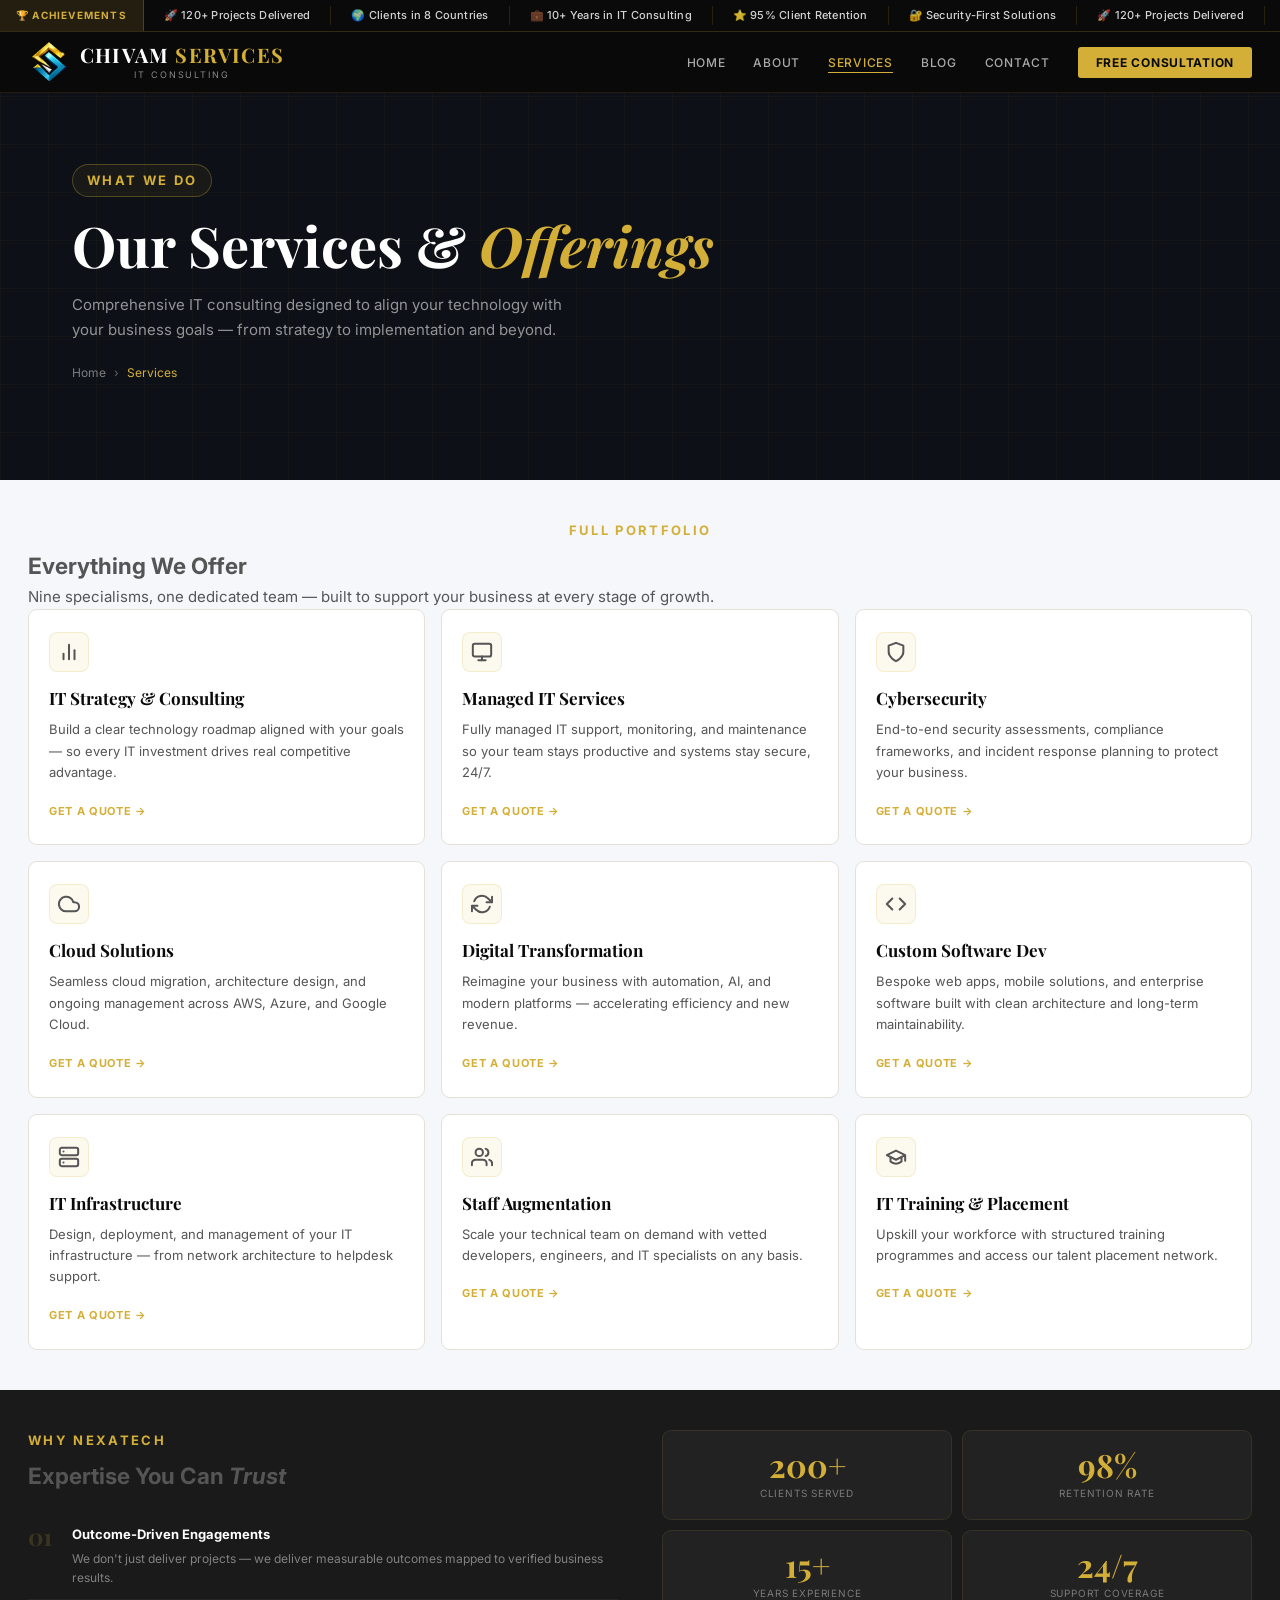
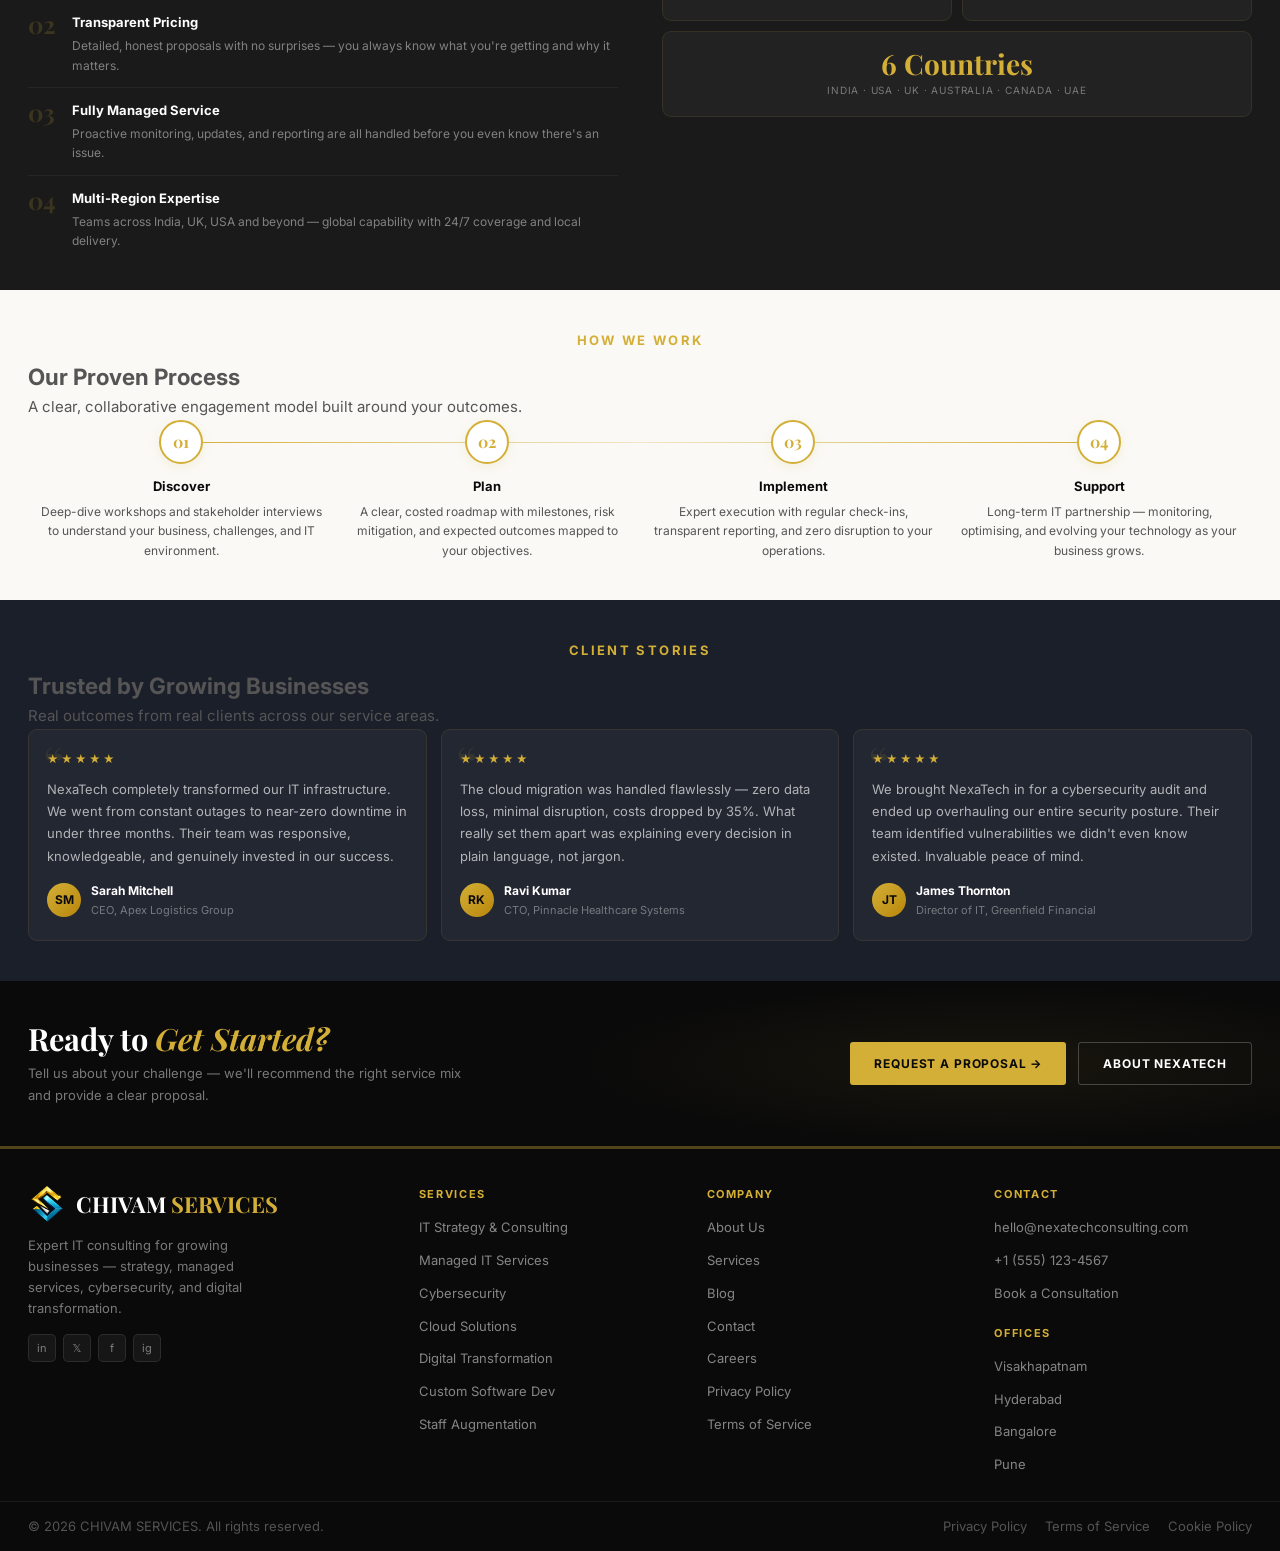
<file: services.html>
<!DOCTYPE html>
<html lang="en">
<head>
  <meta charset="UTF-8" />
  <meta name="viewport" content="width=device-width, initial-scale=1.0" />
  <title>Services | CHIVAM SERVICES</title>
  <link rel="preconnect" href="https://fonts.googleapis.com" />
  <link rel="preconnect" href="https://fonts.gstatic.com" crossorigin />
  <link href="https://fonts.googleapis.com/css2?family=Playfair+Display:ital,wght@0,400;0,700;1,400&family=Inter:wght@300;400;500;600;700&display=swap" rel="stylesheet" />
  <link rel="stylesheet" href="css/styles.css" />
</head>
<body>
<!-- ── TICKER ── -->
<div class="ticker-bar" id="tickerBar">
  <div class="ticker-inner">
    <div class="ticker-badge">🏆 Achievements</div>
    <div class="ticker-scroll">
      <div class="ticker-track" id="tickerTrack"></div>
    </div>
  </div>
</div>
<!-- ── NAV ── -->
<nav class="nav" id="mainNav">
  <div class="nav-inner">
    <a href="index.html" class="logo">
      <img src="images/LogoImage.png" alt="CHIVAM SERVICES Logo" class="logo-img" />
      <div class="logo-text">
        <span class="logo-name">CHIVAM<span> SERVICES</span></span>
        <span class="logo-sub">IT Consulting</span>
      </div>
    </a>
    <ul class="nav-links" id="navLinks">
      <li><a href="index.html" id="navHome">Home</a></li>
      <li><a href="about.html" id="navAbout">About</a></li>
      <li><a href="services.html" id="navServices">Services</a></li>
      <li><a href="blog.html" id="navBlog">Blog</a></li>
      <li><a href="contact.html" id="navContact">Contact</a></li>
      <li><a href="contact.html" class="nav-cta">Free Consultation</a></li>
    </ul>
    <div class="burger" onclick="openMenu()">
      <span></span><span></span><span></span>
    </div>
  </div>
</nav>
<!-- ── MOBILE MENU ── -->
<div class="mmenu" id="mmenu">
  <button class="mmenu-close" onclick="closeMenu()">&#x2715;</button>
  <div>
    <a href="index.html" onclick="closeMenu()">Home</a>
    <a href="about.html" onclick="closeMenu()">About</a>
    <a href="services.html" onclick="closeMenu()">Services</a>
    <a href="blog.html" onclick="closeMenu()">Blog</a>
    <a href="contact.html" onclick="closeMenu()">Contact</a>
    <a href="contact.html" class="btn btn-gold" onclick="closeMenu()">Free Consultation &#8594;</a>
  </div>
</div>
<div class="page-hero">
  <div class="page-hero-bg"></div>
  <div class="page-hero-grid"></div>
  <div class="page-hero-inner">
    <div class="page-eyebrow">What We Do</div>
    <h1>Our Services &amp; <em>Offerings</em></h1>
    <p>Comprehensive IT consulting designed to align your technology with your business goals — from strategy to implementation and beyond.</p>
    <nav class="breadcrumb"><a href="index.html">Home</a><span>›</span><span>Services</span></nav>
  </div>
</div>
<section class="sec svc-bg">
  <div class="wrap">
    <div class="sec-hd ctr">
      <div class="sec-eye">Full Portfolio</div>
      <h2 class="sec-title">Everything We Offer</h2>
      <p class="sec-sub">Nine specialisms, one dedicated team — built to support your business at every stage of growth.</p>
    </div>
    <div class="svc-grid svc-grid-full" id="svcGrid"></div>
  </div>
</section>
<section class="sec why-bg">
  <div class="wrap">
    <div class="why-grid">
      <div>
        <div class="sec-eye">Why NexaTech</div>
        <h2 class="sec-title wht">Expertise You Can <em>Trust</em></h2>
        <ul class="why-list" id="whyList"></ul>
      </div>
      <div class="why-cards" id="whyCards"></div>
    </div>
  </div>
</section>
<section class="sec proc-bg">
  <div class="wrap">
    <div class="sec-hd ctr">
      <div class="sec-eye">How We Work</div>
      <h2 class="sec-title">Our Proven Process</h2>
      <p class="sec-sub">A clear, collaborative engagement model built around your outcomes.</p>
    </div>
    <div class="proc-steps" id="procSteps"></div>
  </div>
</section>
<section class="sec testi-bg">
  <div class="wrap">
    <div class="sec-hd ctr">
      <div class="sec-eye">Client Stories</div>
      <h2 class="sec-title wht">Trusted by Growing Businesses</h2>
      <p class="sec-sub lt">Real outcomes from real clients across our service areas.</p>
    </div>
    <div class="testi-grid" id="testiGrid"></div>
  </div>
</section>
<div class="cta-band">
  <div class="cta-band-bg"></div>
  <div class="cta-inner">
    <div>
      <h2>Ready to <em>Get Started?</em></h2>
      <p class="cta-sub">Tell us about your challenge — we'll recommend the right service mix and provide a clear proposal.</p>
    </div>
    <div class="cta-btns">
      <a href="contact.html" class="btn btn-gold">Request a Proposal &#8594;</a>
      <a href="about.html" class="btn btn-outline">About NexaTech</a>
    </div>
  </div>
</div>
<!-- ── FOOTER ── -->
<footer>
  <div class="foot-main">
    <div>
      <div class="foot-brand">
        <img src="images/LogoImage.png" alt="CHIVAM SERVICES" class="foot-logo-img" />
        <div class="foot-brand-name">CHIVAM<span> SERVICES</span></div>
      </div>
      <p class="foot-desc">Expert IT consulting for growing businesses — strategy, managed services, cybersecurity, and digital transformation.</p>
      <div class="socials">
        <a href="#" class="soc" aria-label="LinkedIn">in</a>
        <a href="#" class="soc" aria-label="Twitter">&#120143;</a>
        <a href="#" class="soc" aria-label="Facebook">f</a>
        <a href="#" class="soc" aria-label="Instagram">ig</a>
      </div>
    </div>
    <div class="foot-col">
      <h5>Services</h5>
      <ul class="foot-links">
        <li><a href="services.html">IT Strategy &amp; Consulting</a></li>
        <li><a href="services.html">Managed IT Services</a></li>
        <li><a href="services.html">Cybersecurity</a></li>
        <li><a href="services.html">Cloud Solutions</a></li>
        <li><a href="services.html">Digital Transformation</a></li>
        <li><a href="services.html">Custom Software Dev</a></li>
        <li><a href="services.html">Staff Augmentation</a></li>
      </ul>
    </div>
    <div class="foot-col">
      <h5>Company</h5>
      <ul class="foot-links">
        <li><a href="about.html">About Us</a></li>
        <li><a href="services.html">Services</a></li>
        <li><a href="blog.html">Blog</a></li>
        <li><a href="contact.html">Contact</a></li>
        <li><a href="#">Careers</a></li>
        <li><a href="#">Privacy Policy</a></li>
        <li><a href="#">Terms of Service</a></li>
      </ul>
    </div>
    <div class="foot-col">
      <h5>Contact</h5>
      <ul class="foot-links">
        <li><a href="mailto:hello@nexatechconsulting.com">hello@nexatechconsulting.com</a></li>
        <li><a href="tel:+15551234567">+1 (555) 123-4567</a></li>
        <li><a href="contact.html">Book a Consultation</a></li>
      </ul>
      <div style="margin-top:18px">
        <h5>Offices</h5>
        <ul class="foot-links">
          <li><a href="#">Visakhapatnam</a></li>
          <li><a href="#">Hyderabad</a></li>
          <li><a href="#">Bangalore</a></li>
          <li><a href="#">Pune</a></li>
        </ul>
      </div>
    </div>
  </div>
  <div class="foot-bot">
    <p>&copy; 2026 CHIVAM SERVICES. All rights reserved.</p>
    <div class="foot-bot-links">
      <a href="#">Privacy Policy</a>
      <a href="#">Terms of Service</a>
      <a href="#">Cookie Policy</a>
    </div>
  </div>
</footer>
<script src="js/data.js"></script>
<script src="js/shell.js"></script>
<script src="js/services.js"></script>
</body>
</html>
</file>
<file: css/styles.css>
/* ════════════════════════════════════════════
   styles.css — NexaTech Consulting
   All visual styles. Variables at the top.
════════════════════════════════════════════ */

/* ── VARIABLES ── */
:root {
  --gold:   #D4AF37;
  --gold-h: #B8860B;
  --black:  #0A0A0A;
  --dark:   #1A1A1A;
  --navy:   #1B1F2A;
  --cream:  #FAF9F6;
  --lgray:  #F5F7FA;
  --parch:  #F5F5F0;
  --border: #E5E1D8;
  --body:   #555555;
  --muted:  #888888;
  --white:  #ffffff;
  --fd: 'Playfair Display', Georgia, serif;
  --fb: 'Inter', system-ui, sans-serif;
}

/* ── RESET ── */
*, *::before, *::after { box-sizing: border-box; margin: 0; padding: 0; }
html { scroll-behavior: smooth; }
body {
  font-family: var(--fb);
  font-size: 15px;
  line-height: 1.65;
  color: var(--body);
  background: var(--cream);
  overflow-x: hidden;
}
a   { text-decoration: none; color: inherit; }
img { max-width: 100%; display: block; }

/* ── TICKER ── */
.ticker-bar {
  position: fixed; top: 0; left: 0; right: 0; z-index: 1100;
  background: var(--black);
  border-bottom: 1px solid rgba(212,175,55,0.2);
  height: 32px; overflow: hidden;
  transition: transform .3s ease;
}
.ticker-bar.hidden { transform: translateY(-100%); }
.ticker-inner { display: flex; align-items: center; height: 100%; }
.ticker-badge {
  flex-shrink: 0; height: 100%; padding: 0 16px;
  display: flex; align-items: center; gap: 6px;
  background: rgba(212,175,55,0.12);
  border-right: 1px solid rgba(212,175,55,0.25);
  font-size: 10px; font-weight: 700; letter-spacing: 0.12em;
  text-transform: uppercase; color: var(--gold); white-space: nowrap;
  transition: opacity 0.4s ease;
}
.ticker-scroll { flex: 1; overflow: hidden; position: relative; }
.ticker-track {
  display: flex; white-space: nowrap;
  animation: scroll-ticker 28s linear infinite;
}
.ticker-track:hover { animation-play-state: paused; }
.t-item {
  display: inline-flex; align-items: center;
  padding: 0 20px; font-size: 11px; font-weight: 500;
  color: rgba(255,255,255,0.72);
  border-right: 1px solid rgba(212,175,55,0.15);
  letter-spacing: 0.02em;
  white-space: nowrap;
}
.t-item .t-text { color: rgba(255,255,255,0.82); }
@keyframes scroll-ticker {
  0%   { transform: translateX(0); }
  100% { transform: translateX(-50%); }
}

/* ── NAV ── */
.nav {
  position: fixed; top: 32px; left: 0; right: 0; z-index: 1000;
  background: rgba(10,10,10,0.98);
  backdrop-filter: blur(14px);
  border-bottom: 1px solid rgba(212,175,55,0.12);
  transition: top .3s ease, box-shadow .3s;
}
.nav.scrolled { top: 0; box-shadow: 0 4px 24px rgba(0,0,0,0.5); }
.nav-inner {
  max-width: 1280px; margin: 0 auto; padding: 0 28px;
  height: 60px; display: flex; align-items: center; justify-content: space-between;
}
.logo     { display: flex; flex-direction: row; align-items: center; gap: 10px; text-decoration: none; }
.logo-img { height: 42px; width: 42px; object-fit: contain; flex-shrink: 0; }
.logo-text { display: flex; flex-direction: column; line-height: 1; gap: 5px; }
.logo-name { font-family: var(--fd); font-size: 20px; font-weight: 700; color: var(--white); letter-spacing: 0.06em; }
.logo-name span { color: var(--gold); }
.logo-sub  { font-size: 9px; color: var(--muted); letter-spacing: 0.22em; text-transform: uppercase; text-align: center; }

/* Footer logo */
.foot-brand { display: flex; align-items: center; gap: 10px; margin-bottom: 12px; }
.foot-logo-img { height: 38px; width: 38px; object-fit: contain; flex-shrink: 0; }
.foot-brand-name { font-family: var(--fd); font-size: 22px; font-weight: 700; color: var(--white); }
.foot-brand-name span { color: var(--gold); }
.nav-links { display: flex; align-items: center; gap: 28px; list-style: none; }
.nav-links a {
  font-size: 12px; font-weight: 500; letter-spacing: 0.06em; text-transform: uppercase;
  color: rgba(255,255,255,0.65); transition: color .2s; position: relative;
}
.nav-links a::after {
  content: ''; position: absolute; bottom: -3px; left: 0; right: 0;
  height: 1px; background: var(--gold); transform: scaleX(0); transition: transform .2s;
}
.nav-links a:hover         { color: var(--white); }
.nav-links a:hover::after  { transform: scaleX(1); }
.nav-cta {
  background: var(--gold) !important; color: var(--black) !important;
  font-weight: 700 !important; padding: 8px 18px !important;
  border-radius: 3px; transition: background .2s !important;
}
.nav-cta:hover      { background: var(--gold-h) !important; }
.nav-cta::after     { display: none !important; }
.burger             { display: none; flex-direction: column; gap: 4px; cursor: pointer; }
.burger span        { width: 22px; height: 2px; background: var(--white); border-radius: 2px; }

/* ── MOBILE MENU ── */
.mmenu {
  display: none; position: fixed; inset: 0; z-index: 1050;
  background: var(--black); flex-direction: column;
  align-items: center; justify-content: center; gap: 28px;
}
.mmenu.open       { display: flex; }
.mmenu a          { font-family: var(--fd); font-size: 26px; color: var(--white); transition: color .2s; }
.mmenu a:hover    { color: var(--gold); }
.mmenu-close      { position: absolute; top: 20px; right: 28px; background: none; border: none; color: var(--white); font-size: 28px; cursor: pointer; line-height: 1; }

/* ── HERO ── */
.hero {
  position: relative;
  min-height: 560px;
  display: flex; align-items: center;
  background: var(--black);
  padding-top: 92px;
  overflow: hidden;
}
.hero-bg {
  position: absolute; inset: 0; z-index: 0;
  background: #0d1117;
}
.hero-grid {
  position: absolute; inset: 0; z-index: 0;
  background-image:
    linear-gradient(rgba(212,175,55,0.035) 1px, transparent 1px),
    linear-gradient(90deg, rgba(212,175,55,0.035) 1px, transparent 1px);
  background-size: 56px 56px;
  mask-image: radial-gradient(ellipse 85% 85% at 50% 50%, black, transparent);
}

/* Image — starts at ~42%, gradient begins early to eliminate dead zone */
.hero-img-wrap {
  position: absolute;
  top: 0; right: 0; bottom: 0;
  left: 38%;
  z-index: 1;
  overflow: hidden;
}
.hero-img {
  width: 100%; height: 100%;
  object-fit: cover; object-position: center center;
  display: block;
}
.hero-img-overlay {
  position: absolute; inset: 0;
  background: linear-gradient(
    to right,
    #0d1117 0%,
    rgba(13,17,23,0.94) 18%,
    rgba(13,17,23,0.55) 40%,
    rgba(13,17,23,0.12) 65%,
    transparent 100%
  );
  pointer-events: none;
}

/* Text column — sits above image, max half the screen */
.hero-inner {
  position: relative; z-index: 2;
  width: 100%; max-width: 1280px;
  margin: 0 auto;
  padding: 56px 28px;
}
.hero-text {
  max-width: 560px;
}

/* ── HERO TEXT ANIMATIONS (left → right) ── */
@keyframes heroSlideIn {
  0%   { opacity: 0; transform: translateX(-36px); }
  100% { opacity: 1; transform: translateX(0); }
}
.eyebrow     { animation: heroSlideIn 0.6s ease both; animation-delay: 0.15s; }
.hero h1     { animation: heroSlideIn 0.7s ease both; animation-delay: 0.35s; }
.hero-sub    { animation: heroSlideIn 0.7s ease both; animation-delay: 0.55s; }
.hero-btns   { animation: heroSlideIn 0.7s ease both; animation-delay: 0.72s; }
.hero-stats  { animation: heroSlideIn 0.7s ease both; animation-delay: 0.90s; }

.eyebrow {
  display: block;
  font-size: 13px; font-weight: 700; letter-spacing: 0.18em;
  text-transform: uppercase; color: var(--gold); margin-bottom: 16px;
}
.eyebrow::before { display: none; }
.hero h1 {
  font-family: var(--fd); font-size: clamp(34px, 4vw, 54px);
  font-weight: 700; color: var(--white); line-height: 1.1;
  letter-spacing: -0.02em; margin-bottom: 14px;
}
.hero h1 em  { font-style: italic; color: var(--gold); }
.hero-sub    { font-size: 15px; color: rgba(255,255,255,0.55); line-height: 1.65; margin-bottom: 24px; max-width: 460px; }
.hero-btns   { display: flex; gap: 12px; flex-wrap: wrap; }
.hero-stats  {
  display: flex; justify-content: space-between;
  margin-top: 20px; padding-top: 18px;
  border-top: 1px solid rgba(255,255,255,0.07);
  width: 100%;
}
.hero-stats > div { display: flex; flex-direction: column; align-items: center; flex: 1; }
.stat-n { font-family: var(--fd); font-size: 28px; font-weight: 700; color: var(--gold); line-height: 1; text-align: center; }
.stat-l { font-size: 10px; color: rgba(255,255,255,0.4); letter-spacing: 0.09em; text-transform: uppercase; margin-top: 4px; text-align: center; }

/* hero-visual no longer needed */
.hero-visual { display: none; }

/* ── BUTTONS ── */
.btn         { display: inline-flex; align-items: center; gap: 7px; font-family: var(--fb); font-size: 12px; font-weight: 700; letter-spacing: 0.07em; text-transform: uppercase; border-radius: 3px; cursor: pointer; transition: all .2s; border: none; }
.btn-gold    { background: var(--gold); color: var(--black); padding: 12px 24px; }
.btn-gold:hover { background: var(--gold-h); transform: translateY(-2px); box-shadow: 0 8px 20px rgba(212,175,55,0.22); }
.btn-outline { background: transparent; color: var(--white); padding: 11px 24px; border: 1px solid rgba(255,255,255,0.22); }
.btn-outline:hover { border-color: var(--gold); background: rgba(212,175,55,0.07); }
.btn-outline-dark { background: var(--white); color: var(--black); padding: 11px 24px; border: 1px solid var(--border); }
.btn-outline-dark:hover { border-color: var(--gold); }

/* ── SECTION BASE ── */
.sec      { padding: 40px 28px; }
.wrap     { max-width: 1280px; margin: 0 auto; }
.sec-eye  {
  display: block;
  font-size: 13px; font-weight: 700; letter-spacing: 0.18em;
  text-transform: uppercase; color: var(--gold); margin-bottom: 6px;
}
.sec-eye::before { display: none; }
.sec-hd.ctr .sec-eye { text-align: center; }

/* ── ABOUT ── */
.intro-bg   { background: var(--cream); }
.intro-grid { display: grid; grid-template-columns: 1fr 1fr; gap: 40px; align-items: center; }
.intro-body p { font-size: 14px; line-height: 1.7; color: var(--body); margin-bottom: 10px; }
.intro-body p:last-child { margin-bottom: 0; }
.gold-bar   { width: 36px; height: 2px; background: var(--gold); margin: 8px 0 14px; }
.feat-list  { display: flex; flex-direction: column; gap: 8px; }
.feat {
  display: flex; gap: 12px; align-items: flex-start;
  padding: 11px 14px; background: var(--white);
  border: 1px solid var(--border); border-left: 3px solid var(--gold);
  border-radius: 7px; transition: box-shadow .2s, transform .2s;
}
.feat:hover   { box-shadow: 0 6px 20px rgba(0,0,0,0.07); transform: translateX(3px); }
.feat-ico     { width: 32px; height: 32px; background: rgba(212,175,55,0.09); border-radius: 6px; display: flex; align-items: center; justify-content: center; font-size: 14px; flex-shrink: 0; }
.feat-txt h4  { font-size: 12px; font-weight: 700; color: var(--black); margin-bottom: 1px; }
.feat-txt p   { font-size: 12px; color: var(--body); line-height: 1.5; }

/* ── SERVICES ── */
.svc-bg   { background: var(--lgray); }
.svc-grid { display: grid; grid-template-columns: repeat(3,1fr); gap: 16px; }
.svc-card {
  background: var(--white); border: 1px solid var(--border);
  border-radius: 9px; padding: 22px 20px; position: relative;
  overflow: hidden; transition: box-shadow .25s, transform .25s, border-color .25s;
}
.svc-card::before {
  content: ''; position: absolute; top: 0; left: 0; right: 0; height: 2px;
  background: var(--gold); transform: scaleX(0); transform-origin: left; transition: transform .3s;
}
.svc-card:hover        { box-shadow: 0 12px 36px rgba(0,0,0,0.09); transform: translateY(-3px); border-color: transparent; }
.svc-card:hover::before { transform: scaleX(1); }
.svc-ico { width: 40px; height: 40px; background: rgba(212,175,55,0.08); border: 1px solid rgba(212,175,55,0.18); border-radius: 8px; display: flex; align-items: center; justify-content: center; font-size: 18px; margin-bottom: 12px; }
.svc-card h3 { font-family: var(--fd); font-size: 17px; font-weight: 700; color: var(--black); margin-bottom: 7px; }
.svc-card p  { font-size: 13px; color: var(--body); line-height: 1.65; margin-bottom: 14px; }
.svc-lnk     { font-size: 11px; font-weight: 700; color: var(--gold); letter-spacing: 0.06em; text-transform: uppercase; display: inline-flex; align-items: center; gap: 5px; transition: gap .2s; }
.svc-card:hover .svc-lnk { gap: 9px; }

/* ── WHY ── */
.why-bg    { background: var(--dark); }
.why-grid  { display: grid; grid-template-columns: 1fr 1fr; gap: 44px; align-items: start; }
.why-list  { list-style: none; display: flex; flex-direction: column; gap: 0; margin-top: 18px; }
.why-item  { display: flex; gap: 12px; padding: 12px 0; border-bottom: 1px solid rgba(255,255,255,0.05); }
.why-item:last-child { border-bottom: none; padding-bottom: 0; }
.why-n     { font-family: var(--fd); font-size: 24px; font-weight: 700; color: rgba(212,175,55,0.18); line-height: 1; flex-shrink: 0; width: 32px; }
.why-txt h4 { font-size: 13px; font-weight: 700; color: var(--white); margin-bottom: 3px; }
.why-txt p  { font-size: 12px; color: rgba(255,255,255,0.45); line-height: 1.6; }
.why-cards  { display: grid; grid-template-columns: 1fr 1fr; gap: 10px; }
.why-card   { background: rgba(255,255,255,0.04); border: 1px solid rgba(212,175,55,0.1); border-radius: 9px; padding: 18px 16px; text-align: center; }
.why-card-n { font-family: var(--fd); font-size: 32px; font-weight: 700; color: var(--gold); line-height: 1; }
.why-card-l { font-size: 10px; color: rgba(255,255,255,0.4); letter-spacing: 0.08em; text-transform: uppercase; margin-top: 4px; }

/* ── PROCESS ── */
.proc-bg    { background: var(--cream); }
.proc-steps { display: grid; grid-template-columns: repeat(4,1fr); gap: 0; position: relative; }
.proc-steps::before {
  content: ''; position: absolute; top: 22px; left: 12.5%; right: 12.5%;
  height: 1px; background: linear-gradient(90deg, var(--gold), rgba(212,175,55,0.25), var(--gold));
}
.proc-step { padding: 0 12px; text-align: center; }
.proc-num {
  width: 44px; height: 44px; background: var(--white); border: 2px solid var(--gold);
  border-radius: 50%; display: flex; align-items: center; justify-content: center;
  font-family: var(--fd); font-size: 16px; font-weight: 700; color: var(--gold);
  margin: 0 auto 12px; position: relative; z-index: 2;
  box-shadow: 0 3px 12px rgba(212,175,55,0.14);
}
.proc-step h4 { font-size: 13px; font-weight: 700; color: var(--black); margin-bottom: 5px; }
.proc-step p  { font-size: 12px; color: var(--body); line-height: 1.6; }

/* ── TESTIMONIALS ── */
.testi-bg   { background: var(--navy); }
.testi-grid { display: grid; grid-template-columns: repeat(3,1fr); gap: 14px; }
.testi-card { background: rgba(255,255,255,0.04); border: 1px solid rgba(212,175,55,0.1); border-radius: 9px; padding: 20px 18px; position: relative; }
.testi-card::before { content: '\201C'; font-family: var(--fd); font-size: 52px; color: rgba(212,175,55,0.1); position: absolute; top: 8px; left: 14px; line-height: 1; }
.testi-stars { display: flex; gap: 2px; margin-bottom: 10px; }
.star        { color: var(--gold); font-size: 11px; }
.testi-txt   { font-size: 13px; color: rgba(255,255,255,0.65); line-height: 1.7; margin-bottom: 14px; position: relative; z-index: 1; }
.testi-author { display: flex; align-items: center; gap: 10px; }
.t-avatar    { width: 34px; height: 34px; border-radius: 50%; background: linear-gradient(135deg,var(--gold),var(--gold-h)); display: flex; align-items: center; justify-content: center; font-weight: 700; font-size: 12px; color: var(--black); flex-shrink: 0; }
.t-name      { font-size: 12px; font-weight: 700; color: var(--white); }
.t-role      { font-size: 11px; color: rgba(255,255,255,0.38); margin-top: 1px; }

/* ── BLOG ── */
.blog-bg    { background: var(--lgray); }
.blog-grid  { display: grid; grid-template-columns: repeat(3,1fr); gap: 16px; }
.blog-card  { background: var(--white); border: 1px solid var(--border); border-radius: 9px; overflow: hidden; transition: box-shadow .25s, transform .25s; }
.blog-card:hover { box-shadow: 0 10px 30px rgba(0,0,0,0.09); transform: translateY(-3px); }
.blog-thumb { height: 140px; background: linear-gradient(135deg,var(--dark),var(--navy)); position: relative; overflow: hidden; }
.blog-patt  { position: absolute; inset: 0; background-image: linear-gradient(rgba(212,175,55,0.05) 1px, transparent 1px), linear-gradient(90deg, rgba(212,175,55,0.05) 1px, transparent 1px); background-size: 26px 26px; }
.blog-tag   { position: absolute; bottom: 10px; left: 10px; background: var(--gold); color: var(--black); font-size: 9px; font-weight: 700; letter-spacing: 0.1em; text-transform: uppercase; padding: 3px 9px; border-radius: 2px; }
.blog-body  { padding: 16px; }
.blog-meta  { display: flex; gap: 10px; font-size: 11px; color: var(--muted); margin-bottom: 6px; }
.blog-card h3  { font-family: var(--fd); font-size: 15px; font-weight: 700; color: var(--black); line-height: 1.3; margin-bottom: 6px; }
.blog-card p   { font-size: 12px; color: var(--body); line-height: 1.6; margin-bottom: 12px; }
.blog-more     { font-size: 11px; font-weight: 700; color: var(--gold); letter-spacing: 0.06em; text-transform: uppercase; display: inline-flex; align-items: center; gap: 5px; transition: gap .2s; }
.blog-card:hover .blog-more { gap: 9px; }

/* ── CTA BAND ── */
.cta-band    { background: var(--black); position: relative; overflow: hidden; }
.cta-band-bg { position: absolute; inset: 0; background: radial-gradient(ellipse 55% 80% at 78% 50%, rgba(212,175,55,0.07) 0%, transparent 60%); }
.cta-inner   { max-width: 1280px; margin: 0 auto; padding: 40px 28px; position: relative; z-index: 2; display: flex; align-items: center; justify-content: space-between; gap: 36px; }
.cta-inner h2 { font-family: var(--fd); font-size: clamp(22px, 2.4vw, 34px); font-weight: 700; color: var(--white); line-height: 1.2; max-width: 440px; }
.cta-inner h2 em { font-style: italic; color: var(--gold); }
.cta-sub     { font-size: 13px; color: rgba(255,255,255,0.45); margin-top: 6px; max-width: 440px; }
.cta-btns    { display: flex; gap: 12px; flex-shrink: 0; }

/* ── CONTACT ── */
.contact-bg   { background: var(--cream); }
.contact-grid { display: grid; grid-template-columns: 1fr 1.4fr; gap: 44px; }
.contact-info-heading { font-family: var(--fd); font-size: 22px; font-weight: 700; color: var(--black); margin-top: -12px; margin-bottom: 40px; text-align: center; }
.contact-info h3 { font-family: var(--fd); font-size: 22px; font-weight: 700; color: var(--black); margin-bottom: 10px; }
.contact-info p  { font-size: 13px; color: var(--body); line-height: 1.7; margin-bottom: 22px; }
.contact-intro-bullets { list-style: none; padding: 0; margin: 16px 0 24px 0; display: flex; flex-direction: column; gap: 14px; }
.contact-intro-bullets li { display: flex; align-items: center; gap: 14px; font-size: 13px; color: var(--body); line-height: 1.7; }
.cib-icon {
  display: flex; align-items: center; justify-content: center; flex-shrink: 0;
  width: 34px; height: 34px;
  background: radial-gradient(circle at 50% 40%, rgba(255,224,80,0.28) 0%, rgba(212,175,55,0.10) 60%, transparent 100%);
  border: 2.5px solid rgba(212,175,55,0.6);
  border-radius: 14px;
  box-shadow: 0 0 12px rgba(212,175,55,0.25), inset 0 1px 0 rgba(255,240,120,0.3);
  position: relative;
  transition: box-shadow 0.3s ease, transform 0.3s ease;
}
.cib-icon:hover {
  box-shadow: 0 0 22px rgba(212,175,55,0.55), 0 0 6px rgba(255,224,80,0.4), inset 0 1px 0 rgba(255,240,120,0.4);
  transform: translateY(-2px) scale(1.06);
}
.cib-icon img { width: 22px; height: 22px; object-fit: contain; filter: drop-shadow(0 0 4px rgba(255,200,0,0.6)); }
.cdet-list    { display: flex; flex-direction: column; gap: 10px; }
.cdet         { display: flex; align-items: center; gap: 10px; font-size: 13px; color: var(--body); }
.cdet-ico     { width: 32px; height: 32px; background: rgba(212,175,55,0.09); border: 1px solid rgba(212,175,55,0.18); border-radius: 6px; display: flex; align-items: center; justify-content: center; font-size: 13px; flex-shrink: 0; }
.cdet-body    { display: flex; flex-direction: column; gap: 2px; }
.cdet-label   { font-size: 10px; font-weight: 700; letter-spacing: 0.1em; text-transform: uppercase; color: var(--gold); }
.cdet-value   { font-size: 13px; font-weight: 500; color: var(--black); }
.form-wrap    { background: var(--white); border: 1px solid var(--border); border-radius: 10px; padding: 22px 24px; box-shadow: 0 4px 24px rgba(0,0,0,0.05); display: flex; flex-direction: column; height: fit-content; }
.form-row     { display: grid; grid-template-columns: 1fr 1fr; gap: 10px; }
.fg           { margin-bottom: 8px; }
.fg label     { display: block; font-size: 10px; font-weight: 700; letter-spacing: 0.06em; text-transform: uppercase; color: var(--black); margin-bottom: 4px; }
.fg input,
.fg select,
.fg textarea  { width: 100%; padding: 8px 11px; background: var(--parch); border: 1px solid var(--border); border-radius: 5px; font-family: var(--fb); font-size: 13px; color: var(--black); outline: none; transition: border-color .2s, box-shadow .2s; }
.fg input:focus,
.fg select:focus,
.fg textarea:focus { border-color: var(--gold); box-shadow: 0 0 0 3px rgba(212,175,55,0.1); }
.fg textarea  { resize: vertical; min-height: 72px; }
/* Read-only auto-filled field */
.input-readonly { background: var(--lgray) !important; color: var(--muted) !important; cursor: default; font-style: italic; }
/* Validation states */
.fg input.field-invalid,
.fg select.field-invalid,
.fg textarea.field-invalid { border-color: #C0392B; box-shadow: 0 0 0 3px rgba(192,57,43,0.07); }
.fg input.field-valid,
.fg select.field-valid,
.fg textarea.field-valid   { border-color: #27AE60; }
/* Error message */
.field-error { font-size: 11px; color: #C0392B; font-weight: 600; margin-top: 3px; min-height: 0; max-height: 0; overflow: hidden; opacity: 0; transition: max-height .2s ease, opacity .2s ease; }
.field-error.visible { max-height: 36px; opacity: 1; }
/* Required mark */
.req-mark { color: #C0392B; font-weight: 700; }
/* Footer row: note left, button truly centred */
.form-footer-row { display: grid; grid-template-columns: 1fr auto 1fr; align-items: center; margin-top: 6px; }
.form-req-note   { font-size: 11px; color: var(--muted); white-space: nowrap; justify-self: start; }
/* Button: auto-fit, centred via grid col 2 */
.form-submit  { display: inline-flex; align-items: center; gap: 6px; width: auto; background: var(--gold); color: var(--black); font-size: 12px; font-weight: 700; letter-spacing: 0.08em; text-transform: uppercase; padding: 10px 22px; border-radius: 5px; border: none; cursor: pointer; transition: background .2s, transform .15s; white-space: nowrap; grid-column: 2; justify-self: center; }
.form-submit:hover { background: var(--gold-h); transform: translateY(-2px); }
.form-submit:disabled { opacity: 0.65; cursor: not-allowed; transform: none; }
/* Success state */
.form-success { flex-direction: column; align-items: center; text-align: center; padding: 40px 20px; gap: 0; }
.success-ico  { width: 58px; height: 58px; border-radius: 50%; background: linear-gradient(135deg,#27AE60,#2ECC71); color: #fff; font-size: 26px; font-weight: 700; display: flex; align-items: center; justify-content: center; margin: 0 auto 16px; box-shadow: 0 8px 24px rgba(39,174,96,0.25); animation: popIn .4s cubic-bezier(0.34,1.56,0.64,1) both; }
.form-success h4 { font-family: var(--fd); font-size: 22px; font-weight: 700; color: var(--black); margin-bottom: 10px; }
.form-success p  { font-size: 13px; color: var(--body); line-height: 1.7; max-width: 340px; margin: 0 auto 6px; }
@keyframes popIn { from { transform: scale(0.5); opacity: 0; } to { transform: scale(1); opacity: 1; } }

/* ── FOOTER ── */
footer       { background: var(--black); border-top: 3px solid rgba(212,175,55,0.35); }
.foot-main   { max-width: 1280px; margin: 0 auto; padding: 36px 28px 24px; display: grid; grid-template-columns: 1.4fr 1fr 1fr 1fr; gap: 30px; }
.foot-desc   { font-size: 13px; color: rgba(255,255,255,0.45); line-height: 1.6; margin: 10px 0 16px; max-width: 220px; }
.socials     { display: flex; gap: 7px; }
.soc         { width: 28px; height: 28px; background: rgba(255,255,255,0.05); border: 1px solid rgba(255,255,255,0.09); border-radius: 5px; display: flex; align-items: center; justify-content: center; font-size: 11px; color: rgba(255,255,255,0.45); transition: all .2s; }
.soc:hover   { background: rgba(212,175,55,0.1); border-color: rgba(212,175,55,0.28); color: var(--gold); }
.foot-col h5 { font-size: 11px; font-weight: 700; letter-spacing: 0.15em; text-transform: uppercase; color: var(--gold); margin-bottom: 12px; }
.foot-links  { list-style: none; display: flex; flex-direction: column; gap: 8px; }
.foot-links a { font-size: 13px; color: rgba(255,255,255,0.5); transition: color .2s; }
.foot-links a:hover { color: var(--white); }
.foot-bot    { border-top: 1px solid rgba(255,255,255,0.07); padding: 14px 28px; max-width: 1280px; margin: 0 auto; display: flex; align-items: center; justify-content: space-between; gap: 12px; }
.foot-bot p  { font-size: 13px; color: rgba(255,255,255,0.3); }
.foot-bot-links     { display: flex; gap: 18px; }
.foot-bot-links a   { font-size: 13px; color: rgba(255,255,255,0.3); transition: color .2s; }
.foot-bot-links a:hover { color: rgba(255,255,255,0.55); }

/* ── RESPONSIVE ── */
@media (max-width: 1023px) {
  .ticker-bar  { display: none; }
  .nav         { top: 0; }
  .nav-links   { display: none; }
  .burger      { display: flex; }
  .hero-inner  { grid-template-columns: 1fr; gap: 28px; }
  .hero-visual { display: none; }
  .intro-grid,
  .why-grid,
  .contact-grid         { grid-template-columns: 1fr; gap: 28px; }
  .svc-grid,
  .testi-grid,
  .blog-grid            { grid-template-columns: 1fr 1fr; }
  .proc-steps           { grid-template-columns: 1fr 1fr; gap: 24px; }
  .proc-steps::before   { display: none; }
  .foot-main            { grid-template-columns: 1fr 1fr; }
  .cta-inner            { flex-direction: column; align-items: flex-start; }
}
@media (max-width: 767px) {
  .sec         { padding: 32px 16px; }
  .svc-grid,
  .testi-grid,
  .blog-grid,
  .why-cards,
  .proc-steps  { grid-template-columns: 1fr; }
  .form-row    { grid-template-columns: 1fr; }
  .foot-main   { grid-template-columns: 1fr; gap: 24px; }
  .foot-bot    { flex-direction: column; text-align: center; }
  .hero-stats  { flex-direction: column; gap: 12px; }
  .form-wrap   { padding: 18px 14px; }
  .nav-inner   { padding: 0 16px; }
  .hero-inner  { padding: 28px 16px 32px; }
}

/* ════════════════════════════════════════════
   MULTI-PAGE ADDITIONS
════════════════════════════════════════════ */

/* ── Active nav link ── */
.nav-links a.nav-active {
  color: var(--gold) !important;
}
.nav-links a.nav-active::after {
  transform: scaleX(1) !important;
  background: var(--gold);
}

/* ── Page Hero ── */
.page-hero {
  background: #0d1117;
  padding: 130px 0 64px;
  position: relative;
  overflow: hidden;
  min-height: 480px;
  display: flex; align-items: center;
}
.page-hero-sm { padding-bottom: 48px; }
.page-hero-bg {
  position: absolute; inset: 0; z-index: 0;
  background: #0d1117;
}
.page-hero-grid {
  position: absolute; inset: 0; z-index: 0;
  background-image:
    linear-gradient(rgba(212,175,55,0.03) 1px, transparent 1px),
    linear-gradient(90deg, rgba(212,175,55,0.03) 1px, transparent 1px);
  background-size: 48px 48px;
}

/* Page hero image — bleeds right, fades from left */
.page-hero-img-wrap {
  position: absolute;
  top: 0; right: 0; bottom: 0;
  left: 30%;
  z-index: 1; overflow: hidden;
}
.page-hero-img {
  width: 100%; height: 100%;
  object-fit: cover; object-position: center top;
  display: block;
}
.page-hero-img-overlay {
  position: absolute; inset: 0;
  background: linear-gradient(
    to right,
    #0d1117 0%,
    rgba(13,17,23,0.94) 18%,
    rgba(13,17,23,0.55) 40%,
    rgba(13,17,23,0.12) 65%,
    transparent 100%
  );
  pointer-events: none;
}

.page-hero-inner {
  width: 100%;
  max-width: 1280px;
  padding: 0 28px 0 72px;
  position: relative; z-index: 2;
}

/* Page hero text — constrain to left half */
.page-hero-text {
  max-width: 560px;
}

/* ── PAGE HERO TEXT ANIMATIONS (left → right) ── */
@keyframes pageHeroSlideIn {
  0%   { opacity: 0; transform: translateX(-36px); }
  100% { opacity: 1; transform: translateX(0); }
}
.page-hero-text .page-eyebrow  { animation: pageHeroSlideIn 0.6s ease both; animation-delay: 0.15s; }
.page-hero-text .page-hero-lead{ animation: pageHeroSlideIn 0.6s ease both; animation-delay: 0.28s; }
.page-hero-text h1             { animation: pageHeroSlideIn 0.7s ease both; animation-delay: 0.42s; }
.page-hero-text p              { animation: pageHeroSlideIn 0.7s ease both; animation-delay: 0.58s; }
.page-hero-text .breadcrumb    { animation: pageHeroSlideIn 0.7s ease both; animation-delay: 0.75s; }
.page-eyebrow {
  display: inline-block;
  font-size: 13px; font-weight: 700; letter-spacing: 0.18em;
  text-transform: uppercase; color: var(--gold);
  border: 1px solid rgba(212,175,55,0.3);
  padding: 5px 14px; border-radius: 20px;
  background: rgba(212,175,55,0.06);
  margin-bottom: 16px;
}
.page-hero-lead,
.page-hero-inner p.page-hero-lead {
  font-size: 22px; font-weight: 500;
  color: rgba(255,255,255,0.6);
  margin-top: 0; margin-bottom: 16px; letter-spacing: 0.02em;
}
.page-hero-inner h1 {
  font-family: var(--fd);
  font-size: clamp(32px, 5vw, 56px);
  font-weight: 700; color: var(--white);
  line-height: 1.15; margin-bottom: 14px;
}
.page-hero-inner h1 em { font-style: italic; color: var(--gold); }
.page-hero-inner p {
  font-size: 15px; color: rgba(255,255,255,0.55);
  line-height: 1.7; margin-bottom: 20px; max-width: 520px;
}

/* ── Breadcrumb ── */
.breadcrumb {
  display: flex; align-items: center; gap: 8px;
  font-size: 12px; color: rgba(255,255,255,0.35);
}
.breadcrumb a { color: rgba(255,255,255,0.45); transition: color .2s; }
.breadcrumb a:hover { color: var(--gold); }
.breadcrumb span:last-child { color: var(--gold); }

/* ── Values grid (about page) ── */
.values-grid {
  display: grid; grid-template-columns: repeat(4, 1fr); gap: 14px;
  margin-top: 32px;
}
.value-card {
  background: rgba(255,255,255,0.04);
  border: 1px solid rgba(212,175,55,0.1);
  border-radius: 10px; padding: 24px 18px;
  transition: border-color .25s, transform .25s;
}
.value-card:hover {
  border-color: rgba(212,175,55,0.3);
  transform: translateY(-3px);
}
.value-ico { font-size: 28px; margin-bottom: 12px; }
.value-card h3 {
  font-family: var(--fd); font-size: 15px;
  font-weight: 700; color: var(--white); margin-bottom: 8px;
}
.value-card p { font-size: 12px; color: rgba(255,255,255,0.45); line-height: 1.7; }

/* ── Stats band (about page) ── */
.stats-band-bg { background: var(--navy); }
.stats-band {
  display: flex; align-items: center; justify-content: center;
  gap: 0; flex-wrap: wrap;
}
.stat-block { text-align: center; padding: 16px 32px; }
.stat-band-n {
  font-family: var(--fd); font-size: 40px; font-weight: 700;
  color: var(--gold); line-height: 1;
}
.stat-band-l {
  font-size: 11px; color: rgba(255,255,255,0.4);
  letter-spacing: 0.1em; text-transform: uppercase; margin-top: 5px;
}
.stat-divider {
  width: 1px; height: 56px;
  background: rgba(212,175,55,0.15);
  flex-shrink: 0;
}

/* ── Services full grid ── */
.svc-grid-full { grid-template-columns: repeat(3, 1fr); }

/* ── Blog filter bar ── */
.blog-filter-bar {
  background: var(--white);
  border-bottom: 1px solid var(--border);
  position: sticky; top: 60px; z-index: 90;
}
.filter-inner {
  display: flex; align-items: center; gap: 14px;
  padding: 12px 0; flex-wrap: wrap;
}
.filter-label {
  font-size: 11px; font-weight: 700;
  letter-spacing: 0.1em; text-transform: uppercase;
  color: var(--muted); flex-shrink: 0;
}
.filter-tags { display: flex; gap: 8px; flex-wrap: wrap; }
.filter-tag {
  padding: 5px 14px; border-radius: 20px;
  border: 1px solid var(--border);
  background: transparent;
  font-size: 11px; font-weight: 600;
  color: var(--body); cursor: pointer;
  transition: all .2s; font-family: var(--fb);
}
.filter-tag:hover { border-color: var(--gold); color: var(--gold); }
.filter-tag.active {
  background: var(--gold); border-color: var(--gold);
  color: var(--black);
}
.blog-grid-full { grid-template-columns: repeat(3, 1fr); }
.blog-empty {
  grid-column: 1 / -1; text-align: center;
  padding: 48px; color: var(--muted); font-size: 14px;
}

/* ── FAQ (contact page) ── */
.faq-bg { background: var(--lgray); padding-top: 24px; }
.faq-bg .sec-eye { font-size: 17px; letter-spacing: 0.12em; color: var(--black); margin-bottom: 24px; }
.faq-grid {
  display: grid; grid-template-columns: repeat(2, 1fr); gap: 16px;
  margin-top: 8px;
}
.faq-item {
  background: var(--white);
  border: 1px solid var(--border);
  border-radius: 10px; padding: 22px 20px;
  transition: box-shadow .25s;
}
.faq-item:hover { box-shadow: 0 6px 20px rgba(0,0,0,0.07); }
.faq-item h4 {
  font-size: 14px; font-weight: 700; color: var(--black);
  margin-bottom: 8px; line-height: 1.3;
}
.faq-item p { font-size: 13px; color: var(--body); line-height: 1.7; }

/* ── Offices grid (contact page) ── */
.contact-offices { margin-top: 28px; }
.contact-offices h4 {
  font-size: 11px; font-weight: 700; letter-spacing: 0.14em;
  text-transform: uppercase; color: var(--muted); margin-bottom: 12px;
}
.offices-grid {
  display: grid; grid-template-columns: repeat(2, 1fr); gap: 8px;
}
/* India-only layout: 2 columns of 2 */
.offices-grid-india { grid-template-columns: repeat(2, 1fr); }
.office-card {
  background: var(--parch);
  border: 1px solid var(--border);
  border-radius: 8px; padding: 12px;
  display: flex; align-items: center; gap: 10px;
  transition: border-color .2s, box-shadow .2s;
}
.office-card:hover { border-color: rgba(212,175,55,0.35); box-shadow: 0 4px 12px rgba(0,0,0,0.06); }
/* HQ card — same styling as regular office cards */
.office-card-hq {
  border-color: var(--border);
  background: var(--parch);
}
/* Initials badge (replaces flag) */
.office-initials {
  width: 36px; height: 36px; flex-shrink: 0;
  background: var(--black); border-radius: 7px;
  display: flex; align-items: center; justify-content: center;
  font-size: 9px; font-weight: 800; letter-spacing: 0.04em;
  color: var(--gold); font-family: var(--fb);
}
.office-card-hq .office-initials {
  background: var(--black); color: var(--gold);
}
.office-name   { font-size: 12px; font-weight: 700; color: var(--black); }
.office-status { font-size: 10px; color: var(--muted); margin-top: 1px; }
/* HQ badge text */
.office-hq-badge { color: var(--muted); font-weight: 400; }

/* ── wht-eye helper ── */
.wht-eye { color: rgba(255,255,255,0.55) !important; border-color: rgba(255,255,255,0.15) !important; background: rgba(255,255,255,0.04) !important; }

/* ── Responsive additions ── */
@media (max-width: 1023px) {
  .values-grid { grid-template-columns: repeat(2, 1fr); }
  .svc-grid-full { grid-template-columns: repeat(2, 1fr); }
  .blog-grid-full { grid-template-columns: repeat(2, 1fr); }
  .stats-band { gap: 0; }
  .stat-divider { display: none; }
  .stat-block { flex: 1 1 33%; }
}
@media (max-width: 767px) {
  .page-hero { padding: 100px 16px 40px; }
  .values-grid { grid-template-columns: 1fr; }
  .svc-grid-full { grid-template-columns: 1fr; }
  .blog-grid-full { grid-template-columns: 1fr; }
  .faq-grid { grid-template-columns: 1fr; }
  .offices-grid { grid-template-columns: repeat(2, 1fr); }
  .stat-block { flex: 1 1 50%; }
  .blog-filter-bar { top: 60px; }
}
</file>
